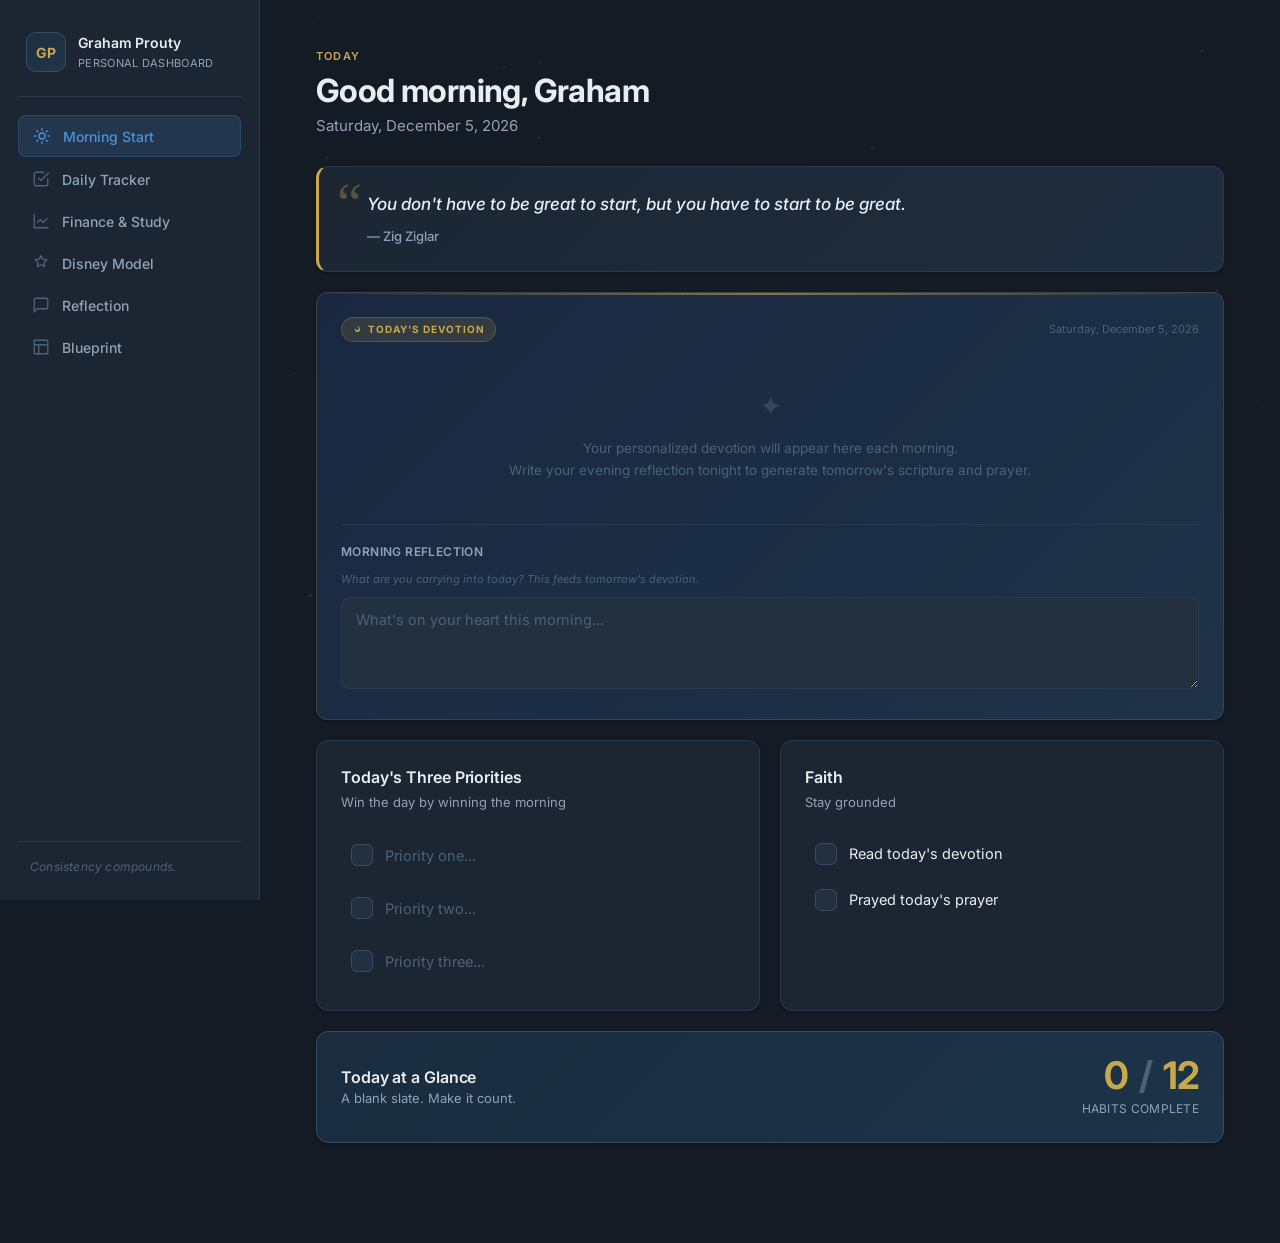
<file: index.html>
<!DOCTYPE html>
<html lang="en">
<head>
    <meta charset="UTF-8" />
    <meta name="viewport" content="width=device-width, initial-scale=1.0" />
    <title>Graham Prouty Dashboard</title>
    <link rel="preconnect" href="https://fonts.googleapis.com" />
    <link rel="preconnect" href="https://fonts.gstatic.com" crossorigin />
    <link href="https://fonts.googleapis.com/css2?family=Inter:wght@300;400;500;600;700;800&display=swap" rel="stylesheet" />
    <link rel="stylesheet" href="styles.css" />
</head>
<body>

    <!-- Background Canvas Animation -->
    <canvas id="bgCanvas"></canvas>

    <!-- Loading Screen -->
    <div class="loading-screen" id="loadingScreen">
        <div class="loading-content">
            <div class="loading-mark">GP</div>
            <div class="loading-title">Graham Prouty Dashboard</div>
            <div class="loading-bar"><div class="loading-bar-fill"></div></div>
        </div>
    </div>

    <!-- Sidebar -->
    <aside class="sidebar" id="sidebar">
        <div class="sidebar-header">
            <div class="brand-mark">GP</div>
            <div class="brand-text">
                <div class="brand-name">Graham Prouty</div>
                <div class="brand-sub">Personal Dashboard</div>
            </div>
        </div>
        <nav class="nav-list">
            <button class="nav-item active" data-section="morning">
                <span class="nav-icon">
                    <svg viewBox="0 0 24 24" fill="none" stroke="currentColor" stroke-width="1.8" stroke-linecap="round" stroke-linejoin="round"><circle cx="12" cy="12" r="4"/><path d="M12 2v2M12 20v2M4.93 4.93l1.41 1.41M17.66 17.66l1.41 1.41M2 12h2M20 12h2M4.93 19.07l1.41-1.41M17.66 6.34l1.41-1.41"/></svg>
                </span>
                <span class="nav-label">Morning Start</span>
            </button>
            <button class="nav-item" data-section="daily">
                <span class="nav-icon">
                    <svg viewBox="0 0 24 24" fill="none" stroke="currentColor" stroke-width="1.8" stroke-linecap="round" stroke-linejoin="round"><path d="M9 11l3 3L22 4"/><path d="M21 12v7a2 2 0 0 1-2 2H5a2 2 0 0 1-2-2V5a2 2 0 0 1 2-2h11"/></svg>
                </span>
                <span class="nav-label">Daily Tracker</span>
            </button>
            <button class="nav-item" data-section="finance">
                <span class="nav-icon">
                    <svg viewBox="0 0 24 24" fill="none" stroke="currentColor" stroke-width="1.8" stroke-linecap="round" stroke-linejoin="round"><path d="M3 3v18h18"/><path d="M7 14l4-4 4 4 5-5"/></svg>
                </span>
                <span class="nav-label">Finance &amp; Study</span>
            </button>
            <button class="nav-item" data-section="disney">
                <span class="nav-icon">
                    <svg viewBox="0 0 24 24" fill="none" stroke="currentColor" stroke-width="1.8" stroke-linecap="round" stroke-linejoin="round"><path d="M12 2l2.4 4.9 5.4.8-3.9 3.8.9 5.4L12 14.3 7.2 16.9l.9-5.4L4.2 7.7l5.4-.8L12 2z"/></svg>
                </span>
                <span class="nav-label">Disney Model</span>
            </button>
            <button class="nav-item" data-section="reflection">
                <span class="nav-icon">
                    <svg viewBox="0 0 24 24" fill="none" stroke="currentColor" stroke-width="1.8" stroke-linecap="round" stroke-linejoin="round"><path d="M21 15a2 2 0 0 1-2 2H7l-4 4V5a2 2 0 0 1 2-2h14a2 2 0 0 1 2 2z"/></svg>
                </span>
                <span class="nav-label">Reflection</span>
            </button>
            <button class="nav-item" data-section="blueprint">
                <span class="nav-icon">
                    <svg viewBox="0 0 24 24" fill="none" stroke="currentColor" stroke-width="1.8" stroke-linecap="round" stroke-linejoin="round"><path d="M3 3h18v18H3z"/><path d="M3 9h18M9 21V9"/></svg>
                </span>
                <span class="nav-label">Blueprint</span>
            </button>
        </nav>
        <div class="sidebar-footer">
            <div class="footer-quote">Consistency compounds.</div>
        </div>
    </aside>

    <!-- Mobile Bottom Nav -->
    <nav class="bottom-nav" id="bottomNav">
        <button class="bnav-item active" data-section="morning" aria-label="Morning">
            <svg viewBox="0 0 24 24" fill="none" stroke="currentColor" stroke-width="1.8" stroke-linecap="round" stroke-linejoin="round"><circle cx="12" cy="12" r="4"/><path d="M12 2v2M12 20v2M4.93 4.93l1.41 1.41M17.66 17.66l1.41 1.41M2 12h2M20 12h2M4.93 19.07l1.41-1.41M17.66 6.34l1.41-1.41"/></svg>
        </button>
        <button class="bnav-item" data-section="daily" aria-label="Daily">
            <svg viewBox="0 0 24 24" fill="none" stroke="currentColor" stroke-width="1.8" stroke-linecap="round" stroke-linejoin="round"><path d="M9 11l3 3L22 4"/><path d="M21 12v7a2 2 0 0 1-2 2H5a2 2 0 0 1-2-2V5a2 2 0 0 1 2-2h11"/></svg>
        </button>
        <button class="bnav-item" data-section="finance" aria-label="Finance">
            <svg viewBox="0 0 24 24" fill="none" stroke="currentColor" stroke-width="1.8" stroke-linecap="round" stroke-linejoin="round"><path d="M3 3v18h18"/><path d="M7 14l4-4 4 4 5-5"/></svg>
        </button>
        <button class="bnav-item" data-section="disney" aria-label="Disney">
            <svg viewBox="0 0 24 24" fill="none" stroke="currentColor" stroke-width="1.8" stroke-linecap="round" stroke-linejoin="round"><path d="M12 2l2.4 4.9 5.4.8-3.9 3.8.9 5.4L12 14.3 7.2 16.9l.9-5.4L4.2 7.7l5.4-.8L12 2z"/></svg>
        </button>
        <button class="bnav-item" data-section="reflection" aria-label="Reflection">
            <svg viewBox="0 0 24 24" fill="none" stroke="currentColor" stroke-width="1.8" stroke-linecap="round" stroke-linejoin="round"><path d="M21 15a2 2 0 0 1-2 2H7l-4 4V5a2 2 0 0 1 2-2h14a2 2 0 0 1 2 2z"/></svg>
        </button>
        <button class="bnav-item" data-section="blueprint" aria-label="Blueprint">
            <svg viewBox="0 0 24 24" fill="none" stroke="currentColor" stroke-width="1.8" stroke-linecap="round" stroke-linejoin="round"><path d="M3 3h18v18H3z"/><path d="M3 9h18M9 21V9"/></svg>
        </button>
    </nav>

    <!-- Main Content -->
    <main class="main">

        <!-- SECTION 1: MORNING START -->
        <section class="section active" id="section-morning">
            <header class="section-header">
                <div class="eyebrow">Today</div>
                <h1 class="section-title" id="greeting">Good morning, Graham</h1>
                <div class="section-date" id="todayDate">Friday, May 15, 2026</div>
            </header>

            <div class="card quote-card">
                <div class="quote-mark">&ldquo;</div>
                <div class="quote-text" id="dailyQuote">Loading today's reminder...</div>
                <div class="quote-author" id="dailyQuoteAuthor"></div>
            </div>

            <!-- AI DEVOTION CARD -->
            <div class="card devotion-card" id="devotionCard">
                <div class="devotion-header">
                    <div class="devotion-badge">
                        <svg viewBox="0 0 24 24" fill="currentColor"><path d="M12 2s4 5 4 9a4 4 0 0 1-8 0c0-2 1-3 1-3s-2 2-2 5a6 6 0 0 0 12 0c0-5-7-11-7-11z"/></svg>
                        Today's Devotion
                    </div>
                    <div class="devotion-date" id="devotionDate"></div>
                </div>
                <div id="devotionContent">
                    <!-- Filled by JS -->
                </div>
                <div class="morning-reflection">
                    <div class="morning-reflection-label">Morning Reflection</div>
                    <div class="morning-reflection-hint">What are you carrying into today? This feeds tomorrow's devotion.</div>
                    <textarea class="text-area small" id="morningReflectionInput" rows="3" placeholder="What's on your heart this morning..."></textarea>
                </div>
            </div>

            <div class="grid two-col">
                <div class="card">
                    <div class="card-head">
                        <h2 class="card-title">Today's Three Priorities</h2>
                        <span class="card-sub">Win the day by winning the morning</span>
                    </div>
                    <div class="priority-list">
                        <label class="check-row" data-key="priority1">
                            <input type="checkbox" class="hide-check" />
                            <span class="check-box"></span>
                            <input type="text" class="priority-input" placeholder="Priority one..." data-text-key="priority1Text" />
                        </label>
                        <label class="check-row" data-key="priority2">
                            <input type="checkbox" class="hide-check" />
                            <span class="check-box"></span>
                            <input type="text" class="priority-input" placeholder="Priority two..." data-text-key="priority2Text" />
                        </label>
                        <label class="check-row" data-key="priority3">
                            <input type="checkbox" class="hide-check" />
                            <span class="check-box"></span>
                            <input type="text" class="priority-input" placeholder="Priority three..." data-text-key="priority3Text" />
                        </label>
                    </div>
                </div>

                <div class="card">
                    <div class="card-head">
                        <h2 class="card-title">Faith</h2>
                        <span class="card-sub">Stay grounded</span>
                    </div>
                    <label class="check-row" data-key="devotion">
                        <input type="checkbox" class="hide-check" />
                        <span class="check-box"></span>
                        <span class="check-label">Read today's devotion</span>
                    </label>
                    <label class="check-row" data-key="prayer">
                        <input type="checkbox" class="hide-check" />
                        <span class="check-box"></span>
                        <span class="check-label">Prayed today's prayer</span>
                    </label>
                </div>
            </div>

            <div class="card glance-card">
                <div class="glance-left">
                    <div class="card-title">Today at a Glance</div>
                    <div class="card-sub" id="glanceSub">Keep building.</div>
                </div>
                <div class="glance-right">
                    <div class="glance-count">
                        <span id="glanceDone">0</span>
                        <span class="glance-sep">/</span>
                        <span id="glanceTotal">9</span>
                    </div>
                    <div class="glance-label">Habits complete</div>
                </div>
            </div>
        </section>

        <!-- SECTION 2: DAILY TRACKER -->
        <section class="section" id="section-daily">
            <header class="section-header">
                <div class="eyebrow">Daily Tracker</div>
                <h1 class="section-title">The Foundation</h1>
                <div class="section-sub">Small daily moves. Compound results.</div>
            </header>

            <div class="grid two-col">
                <div class="card">
                    <div class="card-head">
                        <h2 class="card-title">Body</h2>
                        <span class="card-sub">Show up for yourself</span>
                    </div>
                    <label class="check-row icon-row" data-key="gym">
                        <input type="checkbox" class="hide-check" />
                        <span class="check-box"></span>
                        <span class="row-icon">
                            <svg viewBox="0 0 24 24" fill="none" stroke="currentColor" stroke-width="1.8" stroke-linecap="round" stroke-linejoin="round"><path d="M6 6l-2 2M18 18l2-2M9 5l-3 3M19 15l-3 3M6 12l6-6M12 18l6-6"/><circle cx="7" cy="17" r="1.5"/><circle cx="17" cy="7" r="1.5"/></svg>
                        </span>
                        <span class="check-label">Gym session completed</span>
                    </label>
                    <label class="check-row icon-row" data-key="steps">
                        <input type="checkbox" class="hide-check" />
                        <span class="check-box"></span>
                        <span class="row-icon">
                            <svg viewBox="0 0 24 24" fill="none" stroke="currentColor" stroke-width="1.8" stroke-linecap="round" stroke-linejoin="round"><path d="M7 4v8a3 3 0 0 0 3 3M17 20v-8a3 3 0 0 0-3-3"/></svg>
                        </span>
                        <span class="check-label">10,000 steps reached</span>
                    </label>
                    <label class="check-row icon-row" data-key="eatWell">
                        <input type="checkbox" class="hide-check" />
                        <span class="check-box"></span>
                        <span class="row-icon">
                            <svg viewBox="0 0 24 24" fill="none" stroke="currentColor" stroke-width="1.8" stroke-linecap="round" stroke-linejoin="round"><path d="M12 2C7 6 7 12 12 22M12 2c5 4 5 10 0 20"/></svg>
                        </span>
                        <span class="check-label">Ate well today (80/20)</span>
                    </label>
                    <label class="check-row icon-row" data-key="presented">
                        <input type="checkbox" class="hide-check" />
                        <span class="check-box"></span>
                        <span class="row-icon">
                            <svg viewBox="0 0 24 24" fill="none" stroke="currentColor" stroke-width="1.8" stroke-linecap="round" stroke-linejoin="round"><circle cx="12" cy="8" r="4"/><path d="M4 21c1-4 4-6 8-6s7 2 8 6"/></svg>
                        </span>
                        <span class="check-label">Looked &amp; presented your best</span>
                    </label>
                </div>

                <div class="card">
                    <div class="card-head">
                        <h2 class="card-title">Relationships</h2>
                        <span class="card-sub">Be present in every room</span>
                    </div>
                    <label class="check-row icon-row" data-key="family">
                        <input type="checkbox" class="hide-check" />
                        <span class="check-box"></span>
                        <span class="row-icon">
                            <svg viewBox="0 0 24 24" fill="none" stroke="currentColor" stroke-width="1.8" stroke-linecap="round" stroke-linejoin="round"><path d="M3 21V9l9-6 9 6v12"/><path d="M9 21V12h6v9"/></svg>
                        </span>
                        <span class="check-label">Did something for family</span>
                    </label>
                    <label class="check-row icon-row" data-key="friend">
                        <input type="checkbox" class="hide-check" />
                        <span class="check-box"></span>
                        <span class="row-icon">
                            <svg viewBox="0 0 24 24" fill="none" stroke="currentColor" stroke-width="1.8" stroke-linecap="round" stroke-linejoin="round"><circle cx="9" cy="8" r="3"/><circle cx="17" cy="9" r="2.5"/><path d="M3 20c0-3 3-5 6-5s6 2 6 5M14 20c0-2 2-4 4-4s4 1.5 4 4"/></svg>
                        </span>
                        <span class="check-label">Connected with a friend</span>
                    </label>
                    <label class="check-row icon-row" data-key="positive">
                        <input type="checkbox" class="hide-check" />
                        <span class="check-box"></span>
                        <span class="row-icon">
                            <svg viewBox="0 0 24 24" fill="none" stroke="currentColor" stroke-width="1.8" stroke-linecap="round" stroke-linejoin="round"><circle cx="12" cy="12" r="9"/><path d="M9 14s1 2 3 2 3-2 3-2M9 9h.01M15 9h.01"/></svg>
                        </span>
                        <span class="check-label">Positive attitude all day</span>
                    </label>
                </div>
            </div>

            <div class="card">
                <div class="card-head">
                    <h2 class="card-title">Daily Win</h2>
                    <span class="card-sub">One thing worth remembering</span>
                </div>
                <div class="inline-input">
                    <input type="text" id="winInput" class="text-input" placeholder="What was today's win?" />
                    <button class="btn btn-primary" id="saveWinBtn">Save Win</button>
                </div>
                <div class="win-list" id="winList"></div>
            </div>
        </section>

        <!-- SECTION 3: FINANCE & STUDY -->
        <section class="section" id="section-finance">
            <header class="section-header">
                <div class="eyebrow">Finance &amp; Study</div>
                <h1 class="section-title">Sharpen the Edge</h1>
                <div class="section-sub">45 minutes a day. Every day.</div>
            </header>

            <div class="card timer-card">
                <div class="timer-display" id="timerDisplay">00:00:00</div>
                <div class="timer-controls">
                    <select id="topicSelect" class="select">
                        <option value="Finance Fundamentals">Finance Fundamentals</option>
                        <option value="Excel">Excel</option>
                        <option value="AI Skills">AI Skills</option>
                        <option value="Disney Modeling">Disney Modeling</option>
                        <option value="CFA Prep">CFA Prep</option>
                    </select>
                    <div class="timer-buttons">
                        <button class="btn btn-primary" id="startTimerBtn">Start</button>
                        <button class="btn btn-ghost" id="pauseTimerBtn">Pause</button>
                        <button class="btn btn-gold" id="logSessionBtn">Log Session</button>
                    </div>
                </div>
            </div>

            <div class="grid three-col">
                <div class="card metric-card">
                    <div class="metric-label">Total Study Time</div>
                    <div class="metric-value" id="totalStudyTime">0h 0m</div>
                </div>
                <div class="card metric-card">
                    <div class="metric-label">Sessions Completed</div>
                    <div class="metric-value" id="totalSessions">0</div>
                </div>
                <div class="card metric-card">
                    <div class="metric-label">Current Streak</div>
                    <div class="metric-value">
                        <span id="studyStreak">0</span>
                        <span class="streak-flame" id="streakFlame">
                            <svg viewBox="0 0 24 24" fill="currentColor"><path d="M12 2s4 5 4 9a4 4 0 0 1-8 0c0-2 1-3 1-3s-2 2-2 5a6 6 0 0 0 12 0c0-5-7-11-7-11z"/></svg>
                        </span>
                        <span class="metric-suffix">days</span>
                    </div>
                </div>
            </div>

            <div class="card">
                <div class="card-head">
                    <h2 class="card-title">Topic Breakdown</h2>
                    <span class="card-sub">Where the time is going</span>
                </div>
                <div class="topic-list" id="topicList"></div>
            </div>

            <div class="card">
                <div class="card-head">
                    <h2 class="card-title">Recent Sessions</h2>
                    <span class="card-sub">Last five logged</span>
                </div>
                <div class="session-list" id="sessionList">
                    <div class="empty-state">No sessions logged yet. Start the timer above.</div>
                </div>
            </div>
        </section>

        <!-- SECTION 4: DISNEY MODEL -->
        <section class="section" id="section-disney">
            <header class="section-header">
                <div class="eyebrow">Disney Model</div>
                <h1 class="section-title">Walt Disney World Parks Financial Model</h1>
                <div class="section-sub">Where passion meets the spreadsheet. A full DCF and valuation across all four parks.</div>
            </header>

            <div class="card overall-card">
                <div class="overall-left">
                    <div class="overall-label">Overall Project Completion</div>
                    <div class="overall-percent"><span id="overallPercent">0</span>%</div>
                </div>
                <div class="overall-right">
                    <div class="overall-bar"><div class="overall-bar-fill" id="overallBarFill"></div></div>
                    <div class="overall-detail" id="overallDetail">0 of 32 sheets complete</div>
                </div>
            </div>

            <div class="park-grid" id="parkGrid"></div>
        </section>

        <!-- SECTION 5: REFLECTION -->
        <section class="section" id="section-reflection">
            <header class="section-header">
                <div class="eyebrow">Evening Reflection</div>
                <h1 class="section-title">The Mirror</h1>
                <div class="section-sub">Honesty is the start of progress.</div>
            </header>

            <div class="card reflection-card">
                <div class="reflection-question">Did this day reflect the person I am trying to become?</div>
                <textarea id="reflectionInput" class="text-area" rows="6" placeholder="Write it out. The honest version. This will shape tomorrow's devotion."></textarea>
                <div class="reflection-actions">
                    <span class="reflection-ai-note">✦ Saving this generates tomorrow's personalized devotion</span>
                    <button class="btn btn-primary" id="saveReflectionBtn">Save &amp; Generate Devotion</button>
                </div>
            </div>

            <div class="card">
                <div class="card-head">
                    <h2 class="card-title">Past Reflections</h2>
                    <span class="card-sub">Last eight entries</span>
                </div>
                <div class="timeline" id="reflectionTimeline">
                    <div class="empty-state">Your first reflection will appear here.</div>
                </div>
            </div>
        </section>

        <!-- SECTION 6: BLUEPRINT -->
        <section class="section" id="section-blueprint">
            <header class="section-header">
                <div class="eyebrow">Blueprint</div>
                <h1 class="section-title">My Blueprint</h1>
                <div class="section-sub">Who Graham Prouty is becoming.</div>
            </header>

            <div class="blueprint-grid" id="blueprintGrid"></div>

            <div class="card remember-card">
                <div class="remember-label">Remember This</div>
                <div class="remember-text">You are 22 years old building something real one day at a time. Finance is the safety net that makes every dream possible. Consistency compounds. Nobody sees the early mornings but you.</div>
            </div>
        </section>

    </main>

    <!-- Toast -->
    <div class="toast" id="toast"></div>

    <script src="app.js"></script>
</body>
</html>
</file>
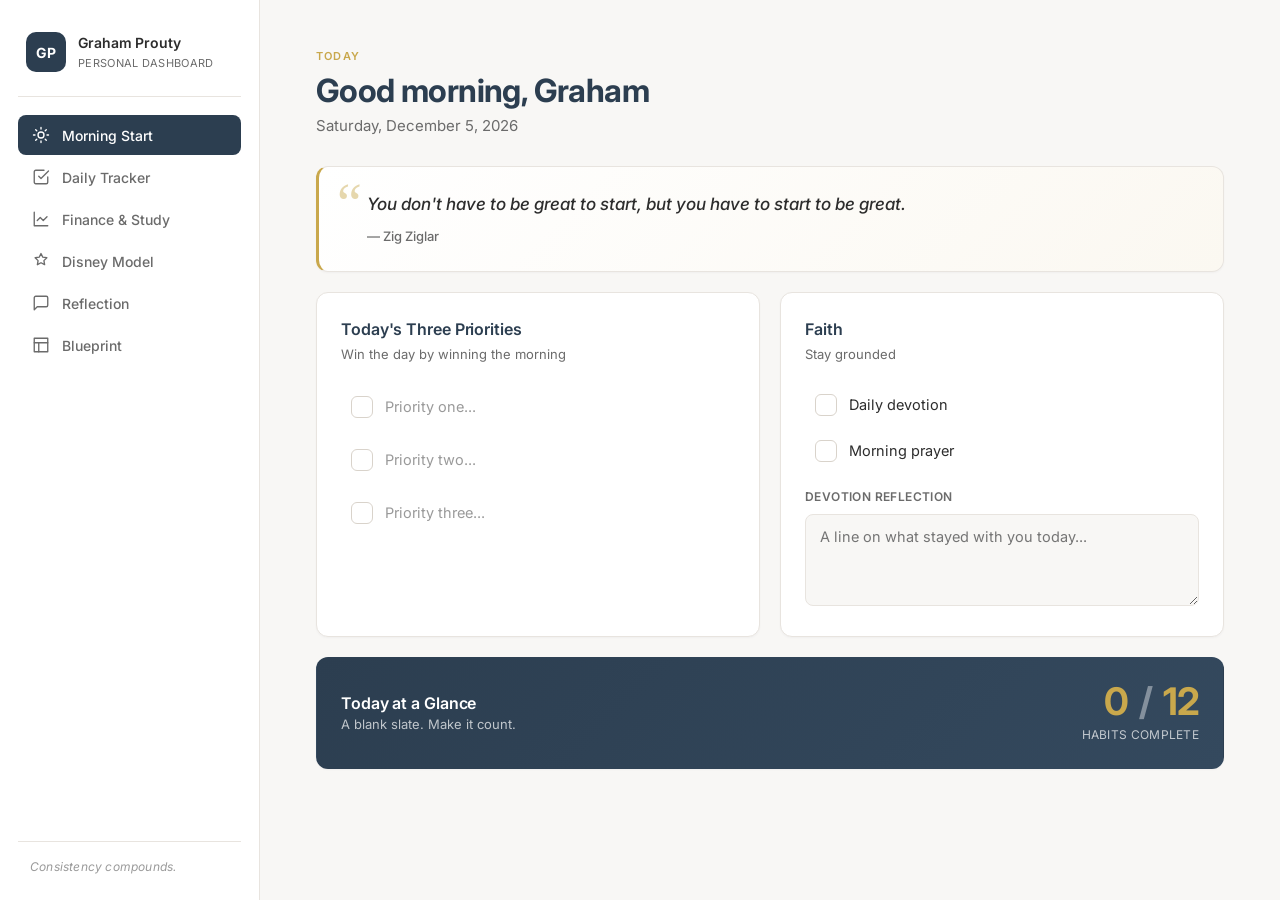
<file: graham-prouty-dashboard/index.html>
<!DOCTYPE html>
<html lang="en">
<head>
    <meta charset="UTF-8" />
    <meta name="viewport" content="width=device-width, initial-scale=1.0" />
    <title>Graham Prouty Dashboard</title>
    <link rel="preconnect" href="https://fonts.googleapis.com" />
    <link rel="preconnect" href="https://fonts.gstatic.com" crossorigin />
    <link href="https://fonts.googleapis.com/css2?family=Inter:wght@300;400;500;600;700;800&display=swap" rel="stylesheet" />
    <link rel="stylesheet" href="styles.css" />
</head>
<body>

    <!-- Loading Screen -->
    <div class="loading-screen" id="loadingScreen">
        <div class="loading-content">
            <div class="loading-mark">GP</div>
            <div class="loading-title">Graham Prouty Dashboard</div>
            <div class="loading-bar"><div class="loading-bar-fill"></div></div>
        </div>
    </div>

    <!-- Sidebar -->
    <aside class="sidebar" id="sidebar">
        <div class="sidebar-header">
            <div class="brand-mark">GP</div>
            <div class="brand-text">
                <div class="brand-name">Graham Prouty</div>
                <div class="brand-sub">Personal Dashboard</div>
            </div>
        </div>
        <nav class="nav-list">
            <button class="nav-item active" data-section="morning">
                <span class="nav-icon">
                    <svg viewBox="0 0 24 24" fill="none" stroke="currentColor" stroke-width="1.8" stroke-linecap="round" stroke-linejoin="round"><circle cx="12" cy="12" r="4"/><path d="M12 2v2M12 20v2M4.93 4.93l1.41 1.41M17.66 17.66l1.41 1.41M2 12h2M20 12h2M4.93 19.07l1.41-1.41M17.66 6.34l1.41-1.41"/></svg>
                </span>
                <span class="nav-label">Morning Start</span>
            </button>
            <button class="nav-item" data-section="daily">
                <span class="nav-icon">
                    <svg viewBox="0 0 24 24" fill="none" stroke="currentColor" stroke-width="1.8" stroke-linecap="round" stroke-linejoin="round"><path d="M9 11l3 3L22 4"/><path d="M21 12v7a2 2 0 0 1-2 2H5a2 2 0 0 1-2-2V5a2 2 0 0 1 2-2h11"/></svg>
                </span>
                <span class="nav-label">Daily Tracker</span>
            </button>
            <button class="nav-item" data-section="finance">
                <span class="nav-icon">
                    <svg viewBox="0 0 24 24" fill="none" stroke="currentColor" stroke-width="1.8" stroke-linecap="round" stroke-linejoin="round"><path d="M3 3v18h18"/><path d="M7 14l4-4 4 4 5-5"/></svg>
                </span>
                <span class="nav-label">Finance &amp; Study</span>
            </button>
            <button class="nav-item" data-section="disney">
                <span class="nav-icon">
                    <svg viewBox="0 0 24 24" fill="none" stroke="currentColor" stroke-width="1.8" stroke-linecap="round" stroke-linejoin="round"><path d="M12 2l2.4 4.9 5.4.8-3.9 3.8.9 5.4L12 14.3 7.2 16.9l.9-5.4L4.2 7.7l5.4-.8L12 2z"/></svg>
                </span>
                <span class="nav-label">Disney Model</span>
            </button>
            <button class="nav-item" data-section="reflection">
                <span class="nav-icon">
                    <svg viewBox="0 0 24 24" fill="none" stroke="currentColor" stroke-width="1.8" stroke-linecap="round" stroke-linejoin="round"><path d="M21 15a2 2 0 0 1-2 2H7l-4 4V5a2 2 0 0 1 2-2h14a2 2 0 0 1 2 2z"/></svg>
                </span>
                <span class="nav-label">Reflection</span>
            </button>
            <button class="nav-item" data-section="blueprint">
                <span class="nav-icon">
                    <svg viewBox="0 0 24 24" fill="none" stroke="currentColor" stroke-width="1.8" stroke-linecap="round" stroke-linejoin="round"><path d="M3 3h18v18H3z"/><path d="M3 9h18M9 21V9"/></svg>
                </span>
                <span class="nav-label">Blueprint</span>
            </button>
        </nav>
        <div class="sidebar-footer">
            <div class="footer-quote">Consistency compounds.</div>
        </div>
    </aside>

    <!-- Mobile Bottom Nav -->
    <nav class="bottom-nav" id="bottomNav">
        <button class="bnav-item active" data-section="morning" aria-label="Morning">
            <svg viewBox="0 0 24 24" fill="none" stroke="currentColor" stroke-width="1.8" stroke-linecap="round" stroke-linejoin="round"><circle cx="12" cy="12" r="4"/><path d="M12 2v2M12 20v2M4.93 4.93l1.41 1.41M17.66 17.66l1.41 1.41M2 12h2M20 12h2M4.93 19.07l1.41-1.41M17.66 6.34l1.41-1.41"/></svg>
        </button>
        <button class="bnav-item" data-section="daily" aria-label="Daily">
            <svg viewBox="0 0 24 24" fill="none" stroke="currentColor" stroke-width="1.8" stroke-linecap="round" stroke-linejoin="round"><path d="M9 11l3 3L22 4"/><path d="M21 12v7a2 2 0 0 1-2 2H5a2 2 0 0 1-2-2V5a2 2 0 0 1 2-2h11"/></svg>
        </button>
        <button class="bnav-item" data-section="finance" aria-label="Finance">
            <svg viewBox="0 0 24 24" fill="none" stroke="currentColor" stroke-width="1.8" stroke-linecap="round" stroke-linejoin="round"><path d="M3 3v18h18"/><path d="M7 14l4-4 4 4 5-5"/></svg>
        </button>
        <button class="bnav-item" data-section="disney" aria-label="Disney">
            <svg viewBox="0 0 24 24" fill="none" stroke="currentColor" stroke-width="1.8" stroke-linecap="round" stroke-linejoin="round"><path d="M12 2l2.4 4.9 5.4.8-3.9 3.8.9 5.4L12 14.3 7.2 16.9l.9-5.4L4.2 7.7l5.4-.8L12 2z"/></svg>
        </button>
        <button class="bnav-item" data-section="reflection" aria-label="Reflection">
            <svg viewBox="0 0 24 24" fill="none" stroke="currentColor" stroke-width="1.8" stroke-linecap="round" stroke-linejoin="round"><path d="M21 15a2 2 0 0 1-2 2H7l-4 4V5a2 2 0 0 1 2-2h14a2 2 0 0 1 2 2z"/></svg>
        </button>
        <button class="bnav-item" data-section="blueprint" aria-label="Blueprint">
            <svg viewBox="0 0 24 24" fill="none" stroke="currentColor" stroke-width="1.8" stroke-linecap="round" stroke-linejoin="round"><path d="M3 3h18v18H3z"/><path d="M3 9h18M9 21V9"/></svg>
        </button>
    </nav>

    <!-- Main Content -->
    <main class="main">

        <!-- SECTION 1: MORNING START -->
        <section class="section active" id="section-morning">
            <header class="section-header">
                <div class="eyebrow">Today</div>
                <h1 class="section-title" id="greeting">Good morning, Graham</h1>
                <div class="section-date" id="todayDate">Friday, May 15, 2026</div>
            </header>

            <div class="card quote-card">
                <div class="quote-mark">&ldquo;</div>
                <div class="quote-text" id="dailyQuote">Loading today's reminder...</div>
                <div class="quote-author" id="dailyQuoteAuthor"></div>
            </div>

            <div class="grid two-col">
                <div class="card">
                    <div class="card-head">
                        <h2 class="card-title">Today's Three Priorities</h2>
                        <span class="card-sub">Win the day by winning the morning</span>
                    </div>
                    <div class="priority-list">
                        <label class="check-row" data-key="priority1">
                            <input type="checkbox" class="hide-check" />
                            <span class="check-box"></span>
                            <input type="text" class="priority-input" placeholder="Priority one..." data-text-key="priority1Text" />
                        </label>
                        <label class="check-row" data-key="priority2">
                            <input type="checkbox" class="hide-check" />
                            <span class="check-box"></span>
                            <input type="text" class="priority-input" placeholder="Priority two..." data-text-key="priority2Text" />
                        </label>
                        <label class="check-row" data-key="priority3">
                            <input type="checkbox" class="hide-check" />
                            <span class="check-box"></span>
                            <input type="text" class="priority-input" placeholder="Priority three..." data-text-key="priority3Text" />
                        </label>
                    </div>
                </div>

                <div class="card">
                    <div class="card-head">
                        <h2 class="card-title">Faith</h2>
                        <span class="card-sub">Stay grounded</span>
                    </div>
                    <label class="check-row" data-key="devotion">
                        <input type="checkbox" class="hide-check" />
                        <span class="check-box"></span>
                        <span class="check-label">Daily devotion</span>
                    </label>
                    <label class="check-row" data-key="prayer">
                        <input type="checkbox" class="hide-check" />
                        <span class="check-box"></span>
                        <span class="check-label">Morning prayer</span>
                    </label>
                    <div class="field">
                        <label class="field-label">Devotion reflection</label>
                        <textarea class="text-area small" rows="3" placeholder="A line on what stayed with you today..." data-text-key="devotionNote"></textarea>
                    </div>
                </div>
            </div>

            <div class="card glance-card">
                <div class="glance-left">
                    <div class="card-title">Today at a Glance</div>
                    <div class="card-sub" id="glanceSub">Keep building.</div>
                </div>
                <div class="glance-right">
                    <div class="glance-count">
                        <span id="glanceDone">0</span>
                        <span class="glance-sep">/</span>
                        <span id="glanceTotal">9</span>
                    </div>
                    <div class="glance-label">Habits complete</div>
                </div>
            </div>
        </section>

        <!-- SECTION 2: DAILY TRACKER -->
        <section class="section" id="section-daily">
            <header class="section-header">
                <div class="eyebrow">Daily Tracker</div>
                <h1 class="section-title">The Foundation</h1>
                <div class="section-sub">Small daily moves. Compound results.</div>
            </header>

            <div class="grid two-col">
                <div class="card">
                    <div class="card-head">
                        <h2 class="card-title">Body</h2>
                        <span class="card-sub">Show up for yourself</span>
                    </div>
                    <label class="check-row icon-row" data-key="gym">
                        <input type="checkbox" class="hide-check" />
                        <span class="check-box"></span>
                        <span class="row-icon">
                            <svg viewBox="0 0 24 24" fill="none" stroke="currentColor" stroke-width="1.8" stroke-linecap="round" stroke-linejoin="round"><path d="M6 6l-2 2M18 18l2-2M9 5l-3 3M19 15l-3 3M6 12l6-6M12 18l6-6"/><circle cx="7" cy="17" r="1.5"/><circle cx="17" cy="7" r="1.5"/></svg>
                        </span>
                        <span class="check-label">Gym session completed</span>
                    </label>
                    <label class="check-row icon-row" data-key="steps">
                        <input type="checkbox" class="hide-check" />
                        <span class="check-box"></span>
                        <span class="row-icon">
                            <svg viewBox="0 0 24 24" fill="none" stroke="currentColor" stroke-width="1.8" stroke-linecap="round" stroke-linejoin="round"><path d="M7 4v8a3 3 0 0 0 3 3M17 20v-8a3 3 0 0 0-3-3"/></svg>
                        </span>
                        <span class="check-label">10,000 steps reached</span>
                    </label>
                    <label class="check-row icon-row" data-key="eatWell">
                        <input type="checkbox" class="hide-check" />
                        <span class="check-box"></span>
                        <span class="row-icon">
                            <svg viewBox="0 0 24 24" fill="none" stroke="currentColor" stroke-width="1.8" stroke-linecap="round" stroke-linejoin="round"><path d="M12 2C7 6 7 12 12 22M12 2c5 4 5 10 0 20"/></svg>
                        </span>
                        <span class="check-label">Ate well today (80/20)</span>
                    </label>
                    <label class="check-row icon-row" data-key="presented">
                        <input type="checkbox" class="hide-check" />
                        <span class="check-box"></span>
                        <span class="row-icon">
                            <svg viewBox="0 0 24 24" fill="none" stroke="currentColor" stroke-width="1.8" stroke-linecap="round" stroke-linejoin="round"><circle cx="12" cy="8" r="4"/><path d="M4 21c1-4 4-6 8-6s7 2 8 6"/></svg>
                        </span>
                        <span class="check-label">Looked &amp; presented your best</span>
                    </label>
                </div>

                <div class="card">
                    <div class="card-head">
                        <h2 class="card-title">Relationships</h2>
                        <span class="card-sub">Be present in every room</span>
                    </div>
                    <label class="check-row icon-row" data-key="family">
                        <input type="checkbox" class="hide-check" />
                        <span class="check-box"></span>
                        <span class="row-icon">
                            <svg viewBox="0 0 24 24" fill="none" stroke="currentColor" stroke-width="1.8" stroke-linecap="round" stroke-linejoin="round"><path d="M3 21V9l9-6 9 6v12"/><path d="M9 21V12h6v9"/></svg>
                        </span>
                        <span class="check-label">Did something for family</span>
                    </label>
                    <label class="check-row icon-row" data-key="friend">
                        <input type="checkbox" class="hide-check" />
                        <span class="check-box"></span>
                        <span class="row-icon">
                            <svg viewBox="0 0 24 24" fill="none" stroke="currentColor" stroke-width="1.8" stroke-linecap="round" stroke-linejoin="round"><circle cx="9" cy="8" r="3"/><circle cx="17" cy="9" r="2.5"/><path d="M3 20c0-3 3-5 6-5s6 2 6 5M14 20c0-2 2-4 4-4s4 1.5 4 4"/></svg>
                        </span>
                        <span class="check-label">Connected with a friend</span>
                    </label>
                    <label class="check-row icon-row" data-key="positive">
                        <input type="checkbox" class="hide-check" />
                        <span class="check-box"></span>
                        <span class="row-icon">
                            <svg viewBox="0 0 24 24" fill="none" stroke="currentColor" stroke-width="1.8" stroke-linecap="round" stroke-linejoin="round"><circle cx="12" cy="12" r="9"/><path d="M9 14s1 2 3 2 3-2 3-2M9 9h.01M15 9h.01"/></svg>
                        </span>
                        <span class="check-label">Positive attitude all day</span>
                    </label>
                </div>
            </div>

            <div class="card">
                <div class="card-head">
                    <h2 class="card-title">Daily Win</h2>
                    <span class="card-sub">One thing worth remembering</span>
                </div>
                <div class="inline-input">
                    <input type="text" id="winInput" class="text-input" placeholder="What was today's win?" />
                    <button class="btn btn-primary" id="saveWinBtn">Save Win</button>
                </div>
                <div class="win-list" id="winList"></div>
            </div>
        </section>

        <!-- SECTION 3: FINANCE & STUDY -->
        <section class="section" id="section-finance">
            <header class="section-header">
                <div class="eyebrow">Finance &amp; Study</div>
                <h1 class="section-title">Sharpen the Edge</h1>
                <div class="section-sub">45 minutes a day. Every day.</div>
            </header>

            <div class="card timer-card">
                <div class="timer-display" id="timerDisplay">00:00:00</div>
                <div class="timer-controls">
                    <select id="topicSelect" class="select">
                        <option value="Finance Fundamentals">Finance Fundamentals</option>
                        <option value="Excel">Excel</option>
                        <option value="AI Skills">AI Skills</option>
                        <option value="Disney Modeling">Disney Modeling</option>
                        <option value="CFA Prep">CFA Prep</option>
                    </select>
                    <div class="timer-buttons">
                        <button class="btn btn-primary" id="startTimerBtn">Start</button>
                        <button class="btn btn-ghost" id="pauseTimerBtn">Pause</button>
                        <button class="btn btn-gold" id="logSessionBtn">Log Session</button>
                    </div>
                </div>
            </div>

            <div class="grid three-col">
                <div class="card metric-card">
                    <div class="metric-label">Total Study Time</div>
                    <div class="metric-value" id="totalStudyTime">0h 0m</div>
                </div>
                <div class="card metric-card">
                    <div class="metric-label">Sessions Completed</div>
                    <div class="metric-value" id="totalSessions">0</div>
                </div>
                <div class="card metric-card">
                    <div class="metric-label">Current Streak</div>
                    <div class="metric-value">
                        <span id="studyStreak">0</span>
                        <span class="streak-flame" id="streakFlame">
                            <svg viewBox="0 0 24 24" fill="currentColor"><path d="M12 2s4 5 4 9a4 4 0 0 1-8 0c0-2 1-3 1-3s-2 2-2 5a6 6 0 0 0 12 0c0-5-7-11-7-11z"/></svg>
                        </span>
                        <span class="metric-suffix">days</span>
                    </div>
                </div>
            </div>

            <div class="card">
                <div class="card-head">
                    <h2 class="card-title">Topic Breakdown</h2>
                    <span class="card-sub">Where the time is going</span>
                </div>
                <div class="topic-list" id="topicList"></div>
            </div>

            <div class="card">
                <div class="card-head">
                    <h2 class="card-title">Recent Sessions</h2>
                    <span class="card-sub">Last five logged</span>
                </div>
                <div class="session-list" id="sessionList">
                    <div class="empty-state">No sessions logged yet. Start the timer above.</div>
                </div>
            </div>
        </section>

        <!-- SECTION 4: DISNEY MODEL -->
        <section class="section" id="section-disney">
            <header class="section-header">
                <div class="eyebrow">Disney Model</div>
                <h1 class="section-title">Walt Disney World Parks Financial Model</h1>
                <div class="section-sub">Where passion meets the spreadsheet. A full DCF and valuation across all four parks.</div>
            </header>

            <div class="card overall-card">
                <div class="overall-left">
                    <div class="overall-label">Overall Project Completion</div>
                    <div class="overall-percent"><span id="overallPercent">0</span>%</div>
                </div>
                <div class="overall-right">
                    <div class="overall-bar"><div class="overall-bar-fill" id="overallBarFill"></div></div>
                    <div class="overall-detail" id="overallDetail">0 of 32 sheets complete</div>
                </div>
            </div>

            <div class="park-grid" id="parkGrid"></div>
        </section>

        <!-- SECTION 5: REFLECTION -->
        <section class="section" id="section-reflection">
            <header class="section-header">
                <div class="eyebrow">Weekly Reflection</div>
                <h1 class="section-title">The Mirror</h1>
                <div class="section-sub">Honesty is the start of progress.</div>
            </header>

            <div class="card reflection-card">
                <div class="reflection-question">Did this week reflect the person I am trying to become?</div>
                <textarea id="reflectionInput" class="text-area" rows="6" placeholder="Write it out. The honest version."></textarea>
                <div class="reflection-actions">
                    <button class="btn btn-primary" id="saveReflectionBtn">Save Reflection</button>
                </div>
            </div>

            <div class="card">
                <div class="card-head">
                    <h2 class="card-title">Past Reflections</h2>
                    <span class="card-sub">Last eight weeks</span>
                </div>
                <div class="timeline" id="reflectionTimeline">
                    <div class="empty-state">Your first reflection will appear here.</div>
                </div>
            </div>
        </section>

        <!-- SECTION 6: BLUEPRINT -->
        <section class="section" id="section-blueprint">
            <header class="section-header">
                <div class="eyebrow">Blueprint</div>
                <h1 class="section-title">My Blueprint</h1>
                <div class="section-sub">Who Graham Prouty is becoming.</div>
            </header>

            <div class="blueprint-grid" id="blueprintGrid"></div>

            <div class="card remember-card">
                <div class="remember-label">Remember This</div>
                <div class="remember-text">You are 22 years old building something real one day at a time. Finance is the safety net that makes every dream possible. Consistency compounds. Nobody sees the early mornings but you.</div>
            </div>
        </section>

    </main>

    <!-- Toast -->
    <div class="toast" id="toast"></div>

    <script src="app.js"></script>
</body>
</html>
</file>
<file: styles.css>
/* ============================================
   GRAHAM PROUTY DASHBOARD - DESIGN SYSTEM
   Dark Mode Refresh
   ============================================ */

:root {
    --bg: #141B24;
    --surface: #1C2633;
    --surface-raised: #223040;
    --border: #2A3A4E;
    --border-strong: #344D66;
    --navy: #4A90D9;
    --navy-soft: #5BA0E8;
    --navy-tint: rgba(74, 144, 217, 0.08);
    --navy-tint-strong: rgba(74, 144, 217, 0.16);
    --gold: #C9A84C;
    --gold-soft: rgba(201, 168, 76, 0.14);
    --text: #E8EDF2;
    --text-soft: #8FA3B8;
    --text-faint: #4A6278;
    --sage: #4A8C6A;
    --sage-soft: rgba(74, 140, 106, 0.18);
    --shadow-sm: 0 1px 3px rgba(0, 0, 0, 0.3);
    --shadow-md: 0 4px 20px rgba(0, 0, 0, 0.4);
    --shadow-lg: 0 12px 40px rgba(0, 0, 0, 0.5);
    --radius: 12px;
    --radius-sm: 8px;
    --radius-lg: 18px;
    --t-fast: 160ms cubic-bezier(0.4, 0, 0.2, 1);
    --t-med: 280ms cubic-bezier(0.4, 0, 0.2, 1);
    --t-slow: 420ms cubic-bezier(0.4, 0, 0.2, 1);
    --sidebar-w: 260px;
}

* { box-sizing: border-box; margin: 0; padding: 0; }

html, body {
    height: 100%;
    font-family: 'Inter', -apple-system, BlinkMacSystemFont, sans-serif;
    font-size: 15px;
    line-height: 1.5;
    color: var(--text);
    background: var(--bg);
    -webkit-font-smoothing: antialiased;
    -moz-osx-font-smoothing: grayscale;
}

button, input, select, textarea { font-family: inherit; color: inherit; }
button { cursor: pointer; border: none; background: none; }
input, textarea, select { outline: none; }
::selection { background: var(--navy-tint-strong); color: var(--navy); }

/* ============================================
   BACKGROUND CANVAS ANIMATION
   ============================================ */
#bgCanvas {
    position: fixed;
    inset: 0;
    z-index: 0;
    pointer-events: none;
    opacity: 0.35;
}

/* ============================================
   LOADING SCREEN
   ============================================ */
.loading-screen {
    position: fixed;
    inset: 0;
    z-index: 9999;
    background: var(--bg);
    display: flex;
    align-items: center;
    justify-content: center;
    transition: opacity 600ms ease, visibility 600ms ease;
}
.loading-screen.hidden { opacity: 0; visibility: hidden; pointer-events: none; }
.loading-content { text-align: center; }
.loading-mark {
    width: 64px;
    height: 64px;
    border-radius: 16px;
    background: linear-gradient(135deg, #1C2E42 0%, #243548 100%);
    border: 1px solid var(--border-strong);
    color: var(--gold);
    font-weight: 700;
    font-size: 22px;
    letter-spacing: 1px;
    display: flex;
    align-items: center;
    justify-content: center;
    margin: 0 auto 20px;
    box-shadow: var(--shadow-md);
    animation: floatIn 600ms ease;
}
.loading-title {
    font-size: 18px;
    font-weight: 600;
    color: var(--text);
    letter-spacing: -0.2px;
    margin-bottom: 18px;
}
.loading-bar {
    width: 180px;
    height: 2px;
    background: var(--border);
    border-radius: 3px;
    overflow: hidden;
    margin: 0 auto;
}
.loading-bar-fill {
    height: 100%;
    width: 0%;
    background: var(--gold);
    animation: loadFill 900ms ease forwards;
}
@keyframes loadFill { to { width: 100%; } }
@keyframes floatIn {
    from { opacity: 0; transform: translateY(8px); }
    to { opacity: 1; transform: translateY(0); }
}

/* ============================================
   SIDEBAR
   ============================================ */
.sidebar {
    position: fixed;
    top: 0;
    left: 0;
    bottom: 0;
    width: var(--sidebar-w);
    background: var(--surface);
    border-right: 1px solid var(--border);
    padding: 28px 18px 20px;
    display: flex;
    flex-direction: column;
    z-index: 50;
}
.sidebar-header {
    display: flex;
    align-items: center;
    gap: 12px;
    padding: 4px 8px 24px;
    border-bottom: 1px solid var(--border);
    margin-bottom: 18px;
}
.brand-mark {
    width: 40px;
    height: 40px;
    border-radius: 10px;
    background: linear-gradient(135deg, #1C2E42 0%, #243548 100%);
    border: 1px solid var(--border-strong);
    color: var(--gold);
    font-weight: 700;
    font-size: 14px;
    letter-spacing: 0.5px;
    display: flex;
    align-items: center;
    justify-content: center;
    flex-shrink: 0;
}
.brand-name {
    font-size: 14px;
    font-weight: 600;
    color: var(--text);
    letter-spacing: -0.1px;
}
.brand-sub {
    font-size: 11px;
    color: var(--text-soft);
    letter-spacing: 0.3px;
    text-transform: uppercase;
    margin-top: 2px;
}
.nav-list {
    display: flex;
    flex-direction: column;
    gap: 2px;
    flex: 1;
}
.nav-item {
    display: flex;
    align-items: center;
    gap: 12px;
    padding: 11px 14px;
    border-radius: var(--radius-sm);
    color: var(--text-soft);
    font-size: 14px;
    font-weight: 500;
    text-align: left;
    transition: background var(--t-fast), color var(--t-fast);
}
.nav-item:hover { background: var(--navy-tint); color: var(--text); }
.nav-item.active {
    background: var(--navy-tint-strong);
    color: var(--navy);
    border: 1px solid rgba(74, 144, 217, 0.2);
}
.nav-item.active .nav-icon { color: var(--navy); }
.nav-icon {
    width: 18px;
    height: 18px;
    flex-shrink: 0;
    color: var(--text-faint);
    transition: color var(--t-fast);
}
.nav-icon svg { width: 100%; height: 100%; display: block; }
.nav-item:hover .nav-icon { color: var(--text-soft); }
.sidebar-footer {
    padding: 16px 12px 4px;
    border-top: 1px solid var(--border);
}
.footer-quote {
    font-size: 12px;
    color: var(--text-faint);
    font-style: italic;
    letter-spacing: 0.2px;
}

/* ============================================
   BOTTOM NAV (MOBILE)
   ============================================ */
.bottom-nav {
    display: none;
    position: fixed;
    bottom: 0;
    left: 0;
    right: 0;
    background: var(--surface);
    border-top: 1px solid var(--border);
    padding: 8px 4px calc(8px + env(safe-area-inset-bottom));
    z-index: 50;
    justify-content: space-around;
    align-items: center;
}
.bnav-item {
    flex: 1;
    padding: 10px 6px;
    border-radius: var(--radius-sm);
    color: var(--text-faint);
    display: flex;
    justify-content: center;
    transition: color var(--t-fast), background var(--t-fast);
}
.bnav-item svg { width: 22px; height: 22px; }
.bnav-item:hover { color: var(--text); }
.bnav-item.active { color: var(--navy); background: var(--navy-tint); }

/* ============================================
   MAIN LAYOUT
   ============================================ */
.main {
    margin-left: var(--sidebar-w);
    padding: 48px 56px 80px;
    max-width: 1180px;
    min-height: 100vh;
    position: relative;
    z-index: 1;
}

.section {
    display: none;
    opacity: 0;
    transform: translateY(8px);
    transition: opacity var(--t-med), transform var(--t-med);
}
.section.active {
    display: block;
    opacity: 1;
    transform: translateY(0);
    animation: fadeUp 380ms ease;
}
@keyframes fadeUp {
    from { opacity: 0; transform: translateY(12px); }
    to { opacity: 1; transform: translateY(0); }
}

.section-header { margin-bottom: 28px; }
.eyebrow {
    font-size: 11px;
    font-weight: 600;
    letter-spacing: 1.2px;
    text-transform: uppercase;
    color: var(--gold);
    margin-bottom: 8px;
}
.section-title {
    font-size: 32px;
    font-weight: 700;
    color: var(--text);
    letter-spacing: -0.6px;
    line-height: 1.15;
    margin-bottom: 6px;
}
.section-date, .section-sub {
    font-size: 15px;
    color: var(--text-soft);
}

/* ============================================
   CARDS & GRID
   ============================================ */
.card {
    background: var(--surface);
    border: 1px solid var(--border);
    border-radius: var(--radius);
    padding: 24px;
    margin-bottom: 20px;
    box-shadow: var(--shadow-sm);
    transition: box-shadow var(--t-med), border-color var(--t-med);
}
.card:hover { box-shadow: var(--shadow-md); border-color: var(--border-strong); }

.card-head {
    margin-bottom: 18px;
    display: flex;
    flex-direction: column;
    gap: 4px;
}
.card-title {
    font-size: 16px;
    font-weight: 600;
    color: var(--text);
    letter-spacing: -0.1px;
}
.card-sub {
    font-size: 13px;
    color: var(--text-soft);
}

.grid { display: grid; gap: 20px; margin-bottom: 20px; }
.grid.two-col { grid-template-columns: 1fr 1fr; }
.grid.three-col { grid-template-columns: repeat(3, 1fr); }
.grid .card { margin-bottom: 0; }

/* ============================================
   QUOTE CARD
   ============================================ */
.quote-card {
    background: linear-gradient(135deg, var(--surface) 0%, #1E2D3E 100%);
    border-left: 3px solid var(--gold);
    position: relative;
}
.quote-mark {
    font-size: 56px;
    line-height: 1;
    color: var(--gold);
    font-family: Georgia, serif;
    opacity: 0.35;
    position: absolute;
    top: 8px;
    left: 18px;
}
.quote-text {
    font-size: 17px;
    color: var(--text);
    font-weight: 500;
    line-height: 1.55;
    padding-left: 24px;
    font-style: italic;
}
.quote-author {
    font-size: 13px;
    color: var(--text-soft);
    margin-top: 10px;
    padding-left: 24px;
    font-weight: 500;
}

/* ============================================
   CHECKBOX ROWS
   ============================================ */
.priority-list { display: flex; flex-direction: column; gap: 4px; }
.check-row {
    display: flex;
    align-items: center;
    gap: 12px;
    padding: 12px 10px;
    border-radius: var(--radius-sm);
    cursor: pointer;
    transition: background var(--t-fast);
}
.check-row:hover { background: var(--navy-tint); }
.hide-check { position: absolute; opacity: 0; pointer-events: none; }
.check-box {
    width: 22px;
    height: 22px;
    border-radius: 6px;
    border: 1.5px solid var(--border-strong);
    background: var(--surface-raised);
    flex-shrink: 0;
    position: relative;
    transition: background var(--t-fast), border-color var(--t-fast);
}
.check-box::after {
    content: '';
    position: absolute;
    left: 6px;
    top: 2px;
    width: 6px;
    height: 11px;
    border: solid #fff;
    border-width: 0 2px 2px 0;
    transform: rotate(45deg) scale(0);
    transition: transform var(--t-med);
}
.check-row.checked .check-box {
    background: var(--sage);
    border-color: var(--sage);
    animation: pop 280ms ease;
}
.check-row.checked .check-box::after {
    transform: rotate(45deg) scale(1);
}
@keyframes pop {
    0% { transform: scale(1); }
    35% { transform: scale(1.15); }
    100% { transform: scale(1); }
}
.check-label {
    font-size: 14.5px;
    color: var(--text);
    transition: color var(--t-med);
    position: relative;
    display: inline-block;
}
.check-label::after {
    content: '';
    position: absolute;
    left: 0;
    right: 100%;
    top: 50%;
    height: 1.5px;
    background: var(--text-faint);
    transition: right var(--t-med);
}
.check-row.checked .check-label { color: var(--text-faint); }
.check-row.checked .check-label::after { right: 0; }

.icon-row .row-icon {
    width: 22px;
    height: 22px;
    color: var(--text-soft);
    flex-shrink: 0;
    opacity: 0.85;
}
.icon-row .row-icon svg { width: 100%; height: 100%; }
.check-row.checked .row-icon { color: var(--sage); }

.priority-input {
    flex: 1;
    border: none;
    background: transparent;
    font-size: 14.5px;
    color: var(--text);
    padding: 4px 0;
    transition: color var(--t-med);
}
.priority-input::placeholder { color: var(--text-faint); }
.check-row.checked .priority-input {
    color: var(--text-faint);
    text-decoration: line-through;
}

/* ============================================
   FIELDS / INPUTS
   ============================================ */
.field { margin-top: 14px; }
.field-label {
    display: block;
    font-size: 12px;
    font-weight: 600;
    color: var(--text-soft);
    letter-spacing: 0.4px;
    text-transform: uppercase;
    margin-bottom: 8px;
}
.text-input, .text-area, .select {
    width: 100%;
    border: 1px solid var(--border);
    background: var(--surface-raised);
    border-radius: var(--radius-sm);
    padding: 11px 14px;
    font-size: 14.5px;
    color: var(--text);
    transition: border-color var(--t-fast), box-shadow var(--t-fast);
}
.text-area { resize: vertical; min-height: 90px; line-height: 1.55; }
.text-area.small { min-height: 70px; }
.text-input:focus, .text-area:focus, .select:focus {
    border-color: var(--navy);
    box-shadow: 0 0 0 3px var(--navy-tint);
}
.text-input::placeholder, .text-area::placeholder { color: var(--text-faint); }
.select {
    appearance: none;
    background-image: url("data:image/svg+xml;utf8,<svg xmlns='http://www.w3.org/2000/svg' width='12' height='12' viewBox='0 0 24 24' fill='none' stroke='%238FA3B8' stroke-width='2' stroke-linecap='round' stroke-linejoin='round'><polyline points='6 9 12 15 18 9'/></svg>");
    background-repeat: no-repeat;
    background-position: right 14px center;
    padding-right: 36px;
}
.select option { background: var(--surface); color: var(--text); }

.inline-input {
    display: flex;
    gap: 10px;
}
.inline-input .text-input { flex: 1; }

/* ============================================
   BUTTONS
   ============================================ */
.btn {
    padding: 11px 20px;
    border-radius: var(--radius-sm);
    font-size: 14px;
    font-weight: 600;
    letter-spacing: 0.1px;
    transition: background var(--t-fast), color var(--t-fast), transform var(--t-fast), box-shadow var(--t-fast);
    display: inline-flex;
    align-items: center;
    justify-content: center;
    gap: 8px;
    white-space: nowrap;
}
.btn:hover { transform: translateY(-1px); }
.btn:active { transform: translateY(0); }

.btn-primary {
    background: var(--navy);
    color: #fff;
}
.btn-primary:hover { background: var(--navy-soft); box-shadow: 0 6px 16px rgba(74, 144, 217, 0.25); }

.btn-ghost {
    background: var(--surface-raised);
    color: var(--text);
    border: 1px solid var(--border-strong);
}
.btn-ghost:hover { background: var(--navy-tint); border-color: var(--navy); color: var(--navy); }

.btn-gold {
    background: var(--gold);
    color: #fff;
}
.btn-gold:hover { background: #B5942F; box-shadow: 0 6px 16px rgba(201, 168, 76, 0.28); }

/* ============================================
   GLANCE CARD
   ============================================ */
.glance-card {
    display: flex;
    align-items: center;
    justify-content: space-between;
    gap: 20px;
    background: linear-gradient(135deg, #1A2C3E 0%, #1C3348 100%);
    border-color: var(--border-strong);
}
.glance-card .card-title { color: var(--text); }
.glance-card .card-sub { color: var(--text-soft); }
.glance-right { text-align: right; }
.glance-count {
    font-size: 38px;
    font-weight: 700;
    letter-spacing: -1px;
    color: var(--gold);
    line-height: 1;
}
.glance-sep { color: var(--text-faint); margin: 0 4px; }
.glance-label {
    font-size: 12px;
    color: var(--text-soft);
    letter-spacing: 0.3px;
    text-transform: uppercase;
    margin-top: 6px;
}

/* ============================================
   AI DEVOTION CARD
   ============================================ */
.devotion-card {
    background: linear-gradient(135deg, #192840 0%, #1E3248 100%);
    border: 1px solid rgba(201, 168, 76, 0.2);
    position: relative;
    overflow: hidden;
}
.devotion-card::before {
    content: '';
    position: absolute;
    top: 0;
    left: 0;
    right: 0;
    height: 2px;
    background: linear-gradient(90deg, transparent, var(--gold), transparent);
    opacity: 0.6;
}
.devotion-header {
    display: flex;
    align-items: center;
    justify-content: space-between;
    margin-bottom: 18px;
}
.devotion-badge {
    display: flex;
    align-items: center;
    gap: 6px;
    font-size: 10px;
    font-weight: 700;
    letter-spacing: 1px;
    text-transform: uppercase;
    color: var(--gold);
    background: var(--gold-soft);
    border: 1px solid rgba(201, 168, 76, 0.25);
    padding: 4px 10px;
    border-radius: 999px;
}
.devotion-badge svg { width: 10px; height: 10px; }
.devotion-date {
    font-size: 11px;
    color: var(--text-faint);
}
.devotion-scripture {
    font-size: 15px;
    font-style: italic;
    color: var(--gold);
    line-height: 1.65;
    margin-bottom: 6px;
    padding: 14px 16px;
    background: rgba(201, 168, 76, 0.06);
    border-left: 2px solid var(--gold);
    border-radius: 0 var(--radius-sm) var(--radius-sm) 0;
}
.devotion-reference {
    font-size: 12px;
    color: var(--text-faint);
    font-weight: 600;
    letter-spacing: 0.3px;
    margin-bottom: 16px;
    padding-left: 16px;
}
.devotion-body {
    font-size: 14.5px;
    color: var(--text-soft);
    line-height: 1.7;
    margin-bottom: 14px;
}
.devotion-prayer {
    font-size: 14px;
    color: var(--text-soft);
    line-height: 1.7;
    font-style: italic;
    padding: 14px 16px;
    background: var(--surface-raised);
    border-radius: var(--radius-sm);
    border: 1px solid var(--border);
}
.devotion-prayer-label {
    font-size: 10px;
    font-weight: 700;
    letter-spacing: 1px;
    text-transform: uppercase;
    color: var(--text-faint);
    margin-bottom: 8px;
}
.devotion-loading {
    display: flex;
    align-items: center;
    gap: 10px;
    color: var(--text-faint);
    font-size: 13.5px;
    font-style: italic;
    padding: 20px 0;
}
.devotion-loading .spinner {
    width: 16px;
    height: 16px;
    border: 2px solid var(--border-strong);
    border-top-color: var(--gold);
    border-radius: 50%;
    animation: spin 800ms linear infinite;
}
@keyframes spin { to { transform: rotate(360deg); } }
.devotion-empty {
    text-align: center;
    padding: 24px 0;
    color: var(--text-faint);
    font-size: 13.5px;
    line-height: 1.6;
}
.devotion-empty .devotion-empty-icon {
    font-size: 28px;
    margin-bottom: 10px;
    opacity: 0.5;
}

/* Morning reflection field */
.morning-reflection {
    margin-top: 18px;
    padding-top: 18px;
    border-top: 1px solid var(--border);
}
.morning-reflection-label {
    font-size: 12px;
    font-weight: 600;
    color: var(--text-soft);
    letter-spacing: 0.4px;
    text-transform: uppercase;
    margin-bottom: 10px;
    display: flex;
    align-items: center;
    gap: 6px;
}
.morning-reflection-hint {
    font-size: 11px;
    color: var(--text-faint);
    font-style: italic;
    margin-bottom: 10px;
    font-weight: 400;
    text-transform: none;
    letter-spacing: 0;
}

/* ============================================
   WINS
   ============================================ */
.win-list {
    margin-top: 18px;
    display: flex;
    flex-direction: column;
    gap: 10px;
}
.win-item {
    background: var(--surface-raised);
    border: 1px solid var(--border);
    border-radius: var(--radius-sm);
    padding: 12px 14px;
    animation: fadeIn 380ms ease;
}
.win-date {
    font-size: 11px;
    color: var(--gold);
    font-weight: 600;
    letter-spacing: 0.4px;
    text-transform: uppercase;
    margin-bottom: 4px;
}
.win-text { font-size: 14px; color: var(--text); line-height: 1.5; }
@keyframes fadeIn {
    from { opacity: 0; transform: translateY(6px); }
    to { opacity: 1; transform: translateY(0); }
}

.empty-state {
    color: var(--text-faint);
    font-size: 13.5px;
    padding: 14px 4px;
    font-style: italic;
}

/* ============================================
   TIMER
   ============================================ */
.timer-card { text-align: center; padding: 36px 24px; }
.timer-display {
    font-size: 72px;
    font-weight: 700;
    color: var(--text);
    letter-spacing: -2px;
    line-height: 1;
    margin-bottom: 26px;
    font-variant-numeric: tabular-nums;
    transition: color var(--t-fast);
}
.timer-display.running { color: var(--sage); }
.timer-controls {
    display: flex;
    flex-direction: column;
    align-items: center;
    gap: 14px;
}
.timer-controls .select { max-width: 280px; }
.timer-buttons { display: flex; gap: 10px; flex-wrap: wrap; justify-content: center; }

/* ============================================
   METRIC CARDS
   ============================================ */
.metric-card { text-align: center; padding: 22px 18px; }
.metric-label {
    font-size: 11px;
    color: var(--text-soft);
    letter-spacing: 0.6px;
    text-transform: uppercase;
    font-weight: 600;
    margin-bottom: 10px;
}
.metric-value {
    font-size: 30px;
    font-weight: 700;
    color: var(--text);
    letter-spacing: -0.8px;
    line-height: 1;
    display: flex;
    align-items: center;
    justify-content: center;
    gap: 6px;
}
.metric-suffix { font-size: 14px; color: var(--text-soft); font-weight: 500; }
.streak-flame {
    width: 22px;
    height: 22px;
    color: var(--gold);
    display: inline-flex;
    opacity: 0;
    transform: scale(0.6);
    transition: opacity var(--t-med), transform var(--t-med);
}
.streak-flame.visible { opacity: 1; transform: scale(1); }
.streak-flame svg { width: 100%; height: 100%; }

/* ============================================
   TOPIC BREAKDOWN
   ============================================ */
.topic-list { display: flex; flex-direction: column; gap: 16px; }
.topic-row .topic-head {
    display: flex;
    justify-content: space-between;
    align-items: baseline;
    margin-bottom: 6px;
}
.topic-name { font-size: 14px; font-weight: 600; color: var(--text); }
.topic-time { font-size: 12.5px; color: var(--text-soft); font-variant-numeric: tabular-nums; }
.topic-bar {
    height: 6px;
    background: var(--border);
    border-radius: 4px;
    overflow: hidden;
}
.topic-bar-fill {
    height: 100%;
    background: linear-gradient(90deg, var(--navy) 0%, var(--navy-soft) 100%);
    border-radius: 4px;
    width: 0%;
    transition: width 800ms cubic-bezier(0.4, 0, 0.2, 1);
}

/* ============================================
   SESSION LIST
   ============================================ */
.session-list { display: flex; flex-direction: column; gap: 8px; }
.session-item {
    display: flex;
    justify-content: space-between;
    align-items: center;
    padding: 12px 14px;
    background: var(--surface-raised);
    border: 1px solid var(--border);
    border-radius: var(--radius-sm);
    transition: border-color var(--t-fast);
    animation: fadeIn 320ms ease;
}
.session-item:hover { border-color: var(--border-strong); }
.session-left { display: flex; flex-direction: column; gap: 2px; }
.session-topic { font-size: 14px; font-weight: 600; color: var(--text); }
.session-date { font-size: 12px; color: var(--text-soft); }
.session-duration {
    font-size: 13px;
    font-weight: 600;
    color: var(--navy);
    background: var(--navy-tint);
    padding: 4px 10px;
    border-radius: 999px;
}

/* ============================================
   DISNEY MODEL
   ============================================ */
.overall-card {
    display: flex;
    align-items: center;
    gap: 32px;
    background: linear-gradient(135deg, var(--surface) 0%, #1E2D3E 100%);
    border-left: 3px solid var(--gold);
}
.overall-left { flex-shrink: 0; }
.overall-label {
    font-size: 11px;
    color: var(--text-soft);
    letter-spacing: 0.6px;
    text-transform: uppercase;
    font-weight: 600;
    margin-bottom: 6px;
}
.overall-percent {
    font-size: 42px;
    font-weight: 700;
    color: var(--text);
    letter-spacing: -1.2px;
    line-height: 1;
}
.overall-right { flex: 1; }
.overall-bar {
    height: 8px;
    background: var(--border);
    border-radius: 5px;
    overflow: hidden;
    margin-bottom: 8px;
}
.overall-bar-fill {
    height: 100%;
    background: linear-gradient(90deg, var(--gold) 0%, #E0BB58 100%);
    border-radius: 5px;
    width: 0%;
    transition: width 900ms cubic-bezier(0.4, 0, 0.2, 1);
}
.overall-detail { font-size: 13px; color: var(--text-soft); }

.park-grid {
    display: grid;
    grid-template-columns: repeat(2, 1fr);
    gap: 20px;
}
.park-card {
    background: var(--surface);
    border: 1px solid var(--border);
    border-radius: var(--radius);
    padding: 22px;
    transition: border-color var(--t-med), box-shadow var(--t-med), transform var(--t-med);
    position: relative;
}
.park-card:hover { box-shadow: var(--shadow-md); transform: translateY(-2px); border-color: var(--border-strong); }
.park-card.complete {
    border-color: rgba(201, 168, 76, 0.4);
    border-width: 2px;
    padding: 21px;
    background: linear-gradient(135deg, var(--surface) 0%, #1F2E1E 100%);
}
.park-badge {
    position: absolute;
    top: 18px;
    right: 18px;
    background: var(--gold);
    color: #fff;
    font-size: 10px;
    font-weight: 700;
    letter-spacing: 0.6px;
    text-transform: uppercase;
    padding: 4px 10px;
    border-radius: 999px;
    opacity: 0;
    transform: scale(0.8);
    transition: opacity var(--t-med), transform var(--t-med);
}
.park-card.complete .park-badge { opacity: 1; transform: scale(1); }
.park-name {
    font-size: 17px;
    font-weight: 700;
    color: var(--text);
    letter-spacing: -0.2px;
    margin-bottom: 4px;
}
.park-percent {
    font-size: 13px;
    color: var(--text-soft);
    margin-bottom: 14px;
    font-variant-numeric: tabular-nums;
}
.park-percent strong { color: var(--text); font-weight: 700; }
.park-bar {
    height: 5px;
    background: var(--border);
    border-radius: 3px;
    overflow: hidden;
    margin-bottom: 18px;
}
.park-bar-fill {
    height: 100%;
    background: var(--navy);
    border-radius: 3px;
    width: 0%;
    transition: width 600ms ease, background var(--t-med);
}
.park-card.complete .park-bar-fill { background: var(--gold); }
.sheet-grid {
    display: grid;
    grid-template-columns: repeat(8, 1fr);
    gap: 8px;
}
.sheet-circle {
    aspect-ratio: 1;
    border-radius: 50%;
    background: var(--surface-raised);
    border: 1.5px solid var(--border-strong);
    cursor: pointer;
    transition: background var(--t-med), border-color var(--t-med), transform var(--t-fast);
    position: relative;
    display: flex;
    align-items: center;
    justify-content: center;
}
.sheet-circle:hover { transform: scale(1.12); border-color: var(--navy); }
.sheet-circle.complete {
    background: var(--sage);
    border-color: var(--sage);
    animation: pop 280ms ease;
}
.sheet-circle.complete::after {
    content: '';
    width: 5px;
    height: 9px;
    border: solid #fff;
    border-width: 0 2px 2px 0;
    transform: rotate(45deg) translate(-1px, -1px);
}
.sheet-circle .sheet-tooltip {
    position: absolute;
    bottom: calc(100% + 8px);
    left: 50%;
    transform: translateX(-50%);
    background: var(--surface-raised);
    border: 1px solid var(--border-strong);
    color: var(--text);
    font-size: 11px;
    padding: 5px 9px;
    border-radius: 6px;
    white-space: nowrap;
    opacity: 0;
    pointer-events: none;
    transition: opacity var(--t-fast);
    z-index: 10;
}
.sheet-circle:hover .sheet-tooltip { opacity: 1; }

/* ============================================
   REFLECTION
   ============================================ */
.reflection-card { padding: 28px; }
.reflection-question {
    font-size: 19px;
    font-weight: 600;
    color: var(--text);
    letter-spacing: -0.2px;
    line-height: 1.4;
    margin-bottom: 18px;
}
.reflection-actions {
    margin-top: 14px;
    display: flex;
    justify-content: flex-end;
    align-items: center;
    gap: 12px;
}
.reflection-ai-note {
    font-size: 12px;
    color: var(--text-faint);
    font-style: italic;
}

.timeline { display: flex; flex-direction: column; }
.timeline-item {
    padding: 18px 4px;
    animation: fadeIn 400ms ease;
}
.timeline-item + .timeline-item { border-top: 1px solid var(--border); }
.timeline-date {
    font-size: 11px;
    font-weight: 700;
    color: var(--gold);
    letter-spacing: 0.6px;
    text-transform: uppercase;
    margin-bottom: 8px;
}
.timeline-text {
    font-size: 14.5px;
    color: var(--text-soft);
    line-height: 1.6;
    white-space: pre-wrap;
}

/* ============================================
   BLUEPRINT
   ============================================ */
.blueprint-grid {
    display: grid;
    grid-template-columns: repeat(2, 1fr);
    gap: 16px;
    margin-bottom: 24px;
}
.bp-card {
    background: var(--surface);
    border: 1px solid var(--border);
    border-radius: var(--radius);
    padding: 22px;
    display: flex;
    gap: 16px;
    align-items: flex-start;
    transition: box-shadow var(--t-med), transform var(--t-med), border-color var(--t-med);
}
.bp-card:hover {
    box-shadow: var(--shadow-md);
    transform: translateY(-2px);
    border-color: var(--border-strong);
}
.bp-icon {
    width: 42px;
    height: 42px;
    flex-shrink: 0;
    border-radius: 10px;
    background: var(--navy-tint);
    color: var(--navy);
    display: flex;
    align-items: center;
    justify-content: center;
    transition: background var(--t-fast), color var(--t-fast);
}
.bp-card:hover .bp-icon { background: var(--gold-soft); color: var(--gold); }
.bp-icon svg { width: 22px; height: 22px; }
.bp-text { font-size: 14.5px; line-height: 1.55; color: var(--text-soft); font-weight: 500; }

.remember-card {
    background: linear-gradient(135deg, #192840 0%, #1E3248 100%);
    border: 1px solid rgba(201, 168, 76, 0.2);
    color: #fff;
    text-align: center;
    padding: 36px 28px;
}
.remember-label {
    font-size: 11px;
    color: var(--gold);
    letter-spacing: 1.4px;
    text-transform: uppercase;
    font-weight: 700;
    margin-bottom: 14px;
}
.remember-text {
    font-size: 17px;
    line-height: 1.7;
    color: rgba(255,255,255,0.82);
    max-width: 620px;
    margin: 0 auto;
    font-weight: 400;
}

/* ============================================
   TOAST
   ============================================ */
.toast {
    position: fixed;
    bottom: 32px;
    left: 50%;
    transform: translateX(-50%) translateY(20px);
    background: var(--surface-raised);
    border: 1px solid var(--border-strong);
    color: var(--text);
    padding: 12px 22px;
    border-radius: var(--radius-sm);
    font-size: 13.5px;
    font-weight: 500;
    box-shadow: var(--shadow-lg);
    opacity: 0;
    pointer-events: none;
    z-index: 100;
    transition: opacity var(--t-med), transform var(--t-med);
}
.toast.visible {
    opacity: 1;
    transform: translateX(-50%) translateY(0);
}

/* ============================================
   RESPONSIVE
   ============================================ */
@media (max-width: 980px) {
    .grid.three-col { grid-template-columns: 1fr; }
    .main { padding: 36px 36px 100px; }
}

@media (max-width: 760px) {
    .sidebar { display: none; }
    .bottom-nav { display: flex; }
    .main { margin-left: 0; padding: 28px 18px 100px; }
    .grid.two-col { grid-template-columns: 1fr; }
    .park-grid { grid-template-columns: 1fr; }
    .blueprint-grid { grid-template-columns: 1fr; }
    .section-title { font-size: 26px; }
    .timer-display { font-size: 56px; }
    .overall-card { flex-direction: column; align-items: stretch; gap: 14px; }
    .glance-card { flex-direction: column; align-items: flex-start; }
    .glance-right { text-align: left; }
    .inline-input { flex-direction: column; }
    .inline-input .btn { width: 100%; }
    .sheet-grid { grid-template-columns: repeat(8, 1fr); gap: 6px; }
    .reflection-actions { flex-direction: column; align-items: flex-start; }
}
</file>
<file: graham-prouty-dashboard/styles.css>
/* ============================================
   GRAHAM PROUTY DASHBOARD - DESIGN SYSTEM
   ============================================ */

:root {
    --bg: #F8F7F5;
    --surface: #FFFFFF;
    --border: #E8E4DF;
    --border-strong: #D9D3CB;
    --navy: #2C3E50;
    --navy-soft: #34495E;
    --navy-tint: rgba(44, 62, 80, 0.06);
    --navy-tint-strong: rgba(44, 62, 80, 0.12);
    --gold: #C9A84C;
    --gold-soft: rgba(201, 168, 76, 0.14);
    --text: #2D2D2D;
    --text-soft: #6B6B6B;
    --text-faint: #9A9A9A;
    --sage: #5A8A6A;
    --sage-soft: rgba(90, 138, 106, 0.14);
    --shadow-sm: 0 1px 2px rgba(44, 62, 80, 0.04);
    --shadow-md: 0 4px 16px rgba(44, 62, 80, 0.06);
    --shadow-lg: 0 12px 32px rgba(44, 62, 80, 0.08);
    --radius: 12px;
    --radius-sm: 8px;
    --radius-lg: 18px;
    --t-fast: 160ms cubic-bezier(0.4, 0, 0.2, 1);
    --t-med: 280ms cubic-bezier(0.4, 0, 0.2, 1);
    --t-slow: 420ms cubic-bezier(0.4, 0, 0.2, 1);
    --sidebar-w: 260px;
}

* { box-sizing: border-box; margin: 0; padding: 0; }

html, body {
    height: 100%;
    font-family: 'Inter', -apple-system, BlinkMacSystemFont, sans-serif;
    font-size: 15px;
    line-height: 1.5;
    color: var(--text);
    background: var(--bg);
    -webkit-font-smoothing: antialiased;
    -moz-osx-font-smoothing: grayscale;
}

button, input, select, textarea { font-family: inherit; color: inherit; }
button { cursor: pointer; border: none; background: none; }
input, textarea, select { outline: none; }
::selection { background: var(--navy-tint-strong); color: var(--navy); }

/* ============================================
   LOADING SCREEN
   ============================================ */
.loading-screen {
    position: fixed;
    inset: 0;
    z-index: 9999;
    background: var(--bg);
    display: flex;
    align-items: center;
    justify-content: center;
    transition: opacity 600ms ease, visibility 600ms ease;
}
.loading-screen.hidden { opacity: 0; visibility: hidden; pointer-events: none; }
.loading-content { text-align: center; }
.loading-mark {
    width: 64px;
    height: 64px;
    border-radius: 16px;
    background: var(--navy);
    color: #fff;
    font-weight: 700;
    font-size: 22px;
    letter-spacing: 1px;
    display: flex;
    align-items: center;
    justify-content: center;
    margin: 0 auto 20px;
    box-shadow: var(--shadow-md);
    animation: floatIn 600ms ease;
}
.loading-title {
    font-size: 18px;
    font-weight: 600;
    color: var(--navy);
    letter-spacing: -0.2px;
    margin-bottom: 18px;
}
.loading-bar {
    width: 180px;
    height: 3px;
    background: var(--border);
    border-radius: 3px;
    overflow: hidden;
    margin: 0 auto;
}
.loading-bar-fill {
    height: 100%;
    width: 0%;
    background: var(--gold);
    animation: loadFill 900ms ease forwards;
}
@keyframes loadFill { to { width: 100%; } }
@keyframes floatIn {
    from { opacity: 0; transform: translateY(8px); }
    to { opacity: 1; transform: translateY(0); }
}

/* ============================================
   SIDEBAR
   ============================================ */
.sidebar {
    position: fixed;
    top: 0;
    left: 0;
    bottom: 0;
    width: var(--sidebar-w);
    background: var(--surface);
    border-right: 1px solid var(--border);
    padding: 28px 18px 20px;
    display: flex;
    flex-direction: column;
    z-index: 50;
}
.sidebar-header {
    display: flex;
    align-items: center;
    gap: 12px;
    padding: 4px 8px 24px;
    border-bottom: 1px solid var(--border);
    margin-bottom: 18px;
}
.brand-mark {
    width: 40px;
    height: 40px;
    border-radius: 10px;
    background: var(--navy);
    color: #fff;
    font-weight: 700;
    font-size: 14px;
    letter-spacing: 0.5px;
    display: flex;
    align-items: center;
    justify-content: center;
    flex-shrink: 0;
}
.brand-name {
    font-size: 14px;
    font-weight: 600;
    color: var(--text);
    letter-spacing: -0.1px;
}
.brand-sub {
    font-size: 11px;
    color: var(--text-soft);
    letter-spacing: 0.3px;
    text-transform: uppercase;
    margin-top: 2px;
}
.nav-list {
    display: flex;
    flex-direction: column;
    gap: 2px;
    flex: 1;
}
.nav-item {
    display: flex;
    align-items: center;
    gap: 12px;
    padding: 11px 14px;
    border-radius: var(--radius-sm);
    color: var(--text-soft);
    font-size: 14px;
    font-weight: 500;
    text-align: left;
    transition: background var(--t-fast), color var(--t-fast), transform var(--t-fast);
}
.nav-item:hover { background: var(--navy-tint); color: var(--navy); }
.nav-item.active {
    background: var(--navy);
    color: #fff;
}
.nav-item.active .nav-icon { color: #fff; }
.nav-icon {
    width: 18px;
    height: 18px;
    flex-shrink: 0;
    color: var(--text-soft);
    transition: color var(--t-fast);
}
.nav-icon svg { width: 100%; height: 100%; display: block; }
.nav-item:hover .nav-icon { color: var(--navy); }
.sidebar-footer {
    padding: 16px 12px 4px;
    border-top: 1px solid var(--border);
}
.footer-quote {
    font-size: 12px;
    color: var(--text-faint);
    font-style: italic;
    letter-spacing: 0.2px;
}

/* ============================================
   BOTTOM NAV (MOBILE)
   ============================================ */
.bottom-nav {
    display: none;
    position: fixed;
    bottom: 0;
    left: 0;
    right: 0;
    background: var(--surface);
    border-top: 1px solid var(--border);
    padding: 8px 4px calc(8px + env(safe-area-inset-bottom));
    z-index: 50;
    justify-content: space-around;
    align-items: center;
}
.bnav-item {
    flex: 1;
    padding: 10px 6px;
    border-radius: var(--radius-sm);
    color: var(--text-soft);
    display: flex;
    justify-content: center;
    transition: color var(--t-fast), background var(--t-fast);
}
.bnav-item svg { width: 22px; height: 22px; }
.bnav-item:hover { color: var(--navy); }
.bnav-item.active { color: var(--navy); background: var(--navy-tint); }

/* ============================================
   MAIN LAYOUT
   ============================================ */
.main {
    margin-left: var(--sidebar-w);
    padding: 48px 56px 80px;
    max-width: 1180px;
    min-height: 100vh;
}

.section {
    display: none;
    opacity: 0;
    transform: translateY(8px);
    transition: opacity var(--t-med), transform var(--t-med);
}
.section.active {
    display: block;
    opacity: 1;
    transform: translateY(0);
    animation: fadeUp 380ms ease;
}
@keyframes fadeUp {
    from { opacity: 0; transform: translateY(12px); }
    to { opacity: 1; transform: translateY(0); }
}

.section-header { margin-bottom: 28px; }
.eyebrow {
    font-size: 11px;
    font-weight: 600;
    letter-spacing: 1.2px;
    text-transform: uppercase;
    color: var(--gold);
    margin-bottom: 8px;
}
.section-title {
    font-size: 32px;
    font-weight: 700;
    color: var(--navy);
    letter-spacing: -0.6px;
    line-height: 1.15;
    margin-bottom: 6px;
}
.section-date, .section-sub {
    font-size: 15px;
    color: var(--text-soft);
}

/* ============================================
   CARDS & GRID
   ============================================ */
.card {
    background: var(--surface);
    border: 1px solid var(--border);
    border-radius: var(--radius);
    padding: 24px;
    margin-bottom: 20px;
    box-shadow: var(--shadow-sm);
    transition: box-shadow var(--t-med), transform var(--t-med);
}
.card:hover { box-shadow: var(--shadow-md); }

.card-head {
    margin-bottom: 18px;
    display: flex;
    flex-direction: column;
    gap: 4px;
}
.card-title {
    font-size: 16px;
    font-weight: 600;
    color: var(--navy);
    letter-spacing: -0.1px;
}
.card-sub {
    font-size: 13px;
    color: var(--text-soft);
}

.grid { display: grid; gap: 20px; margin-bottom: 20px; }
.grid.two-col { grid-template-columns: 1fr 1fr; }
.grid.three-col { grid-template-columns: repeat(3, 1fr); }
.grid .card { margin-bottom: 0; }

/* ============================================
   QUOTE CARD
   ============================================ */
.quote-card {
    background: linear-gradient(135deg, var(--surface) 0%, #FBF8F1 100%);
    border-left: 3px solid var(--gold);
    position: relative;
}
.quote-mark {
    font-size: 56px;
    line-height: 1;
    color: var(--gold);
    font-family: Georgia, serif;
    opacity: 0.45;
    position: absolute;
    top: 8px;
    left: 18px;
}
.quote-text {
    font-size: 17px;
    color: var(--text);
    font-weight: 500;
    line-height: 1.55;
    padding-left: 24px;
    font-style: italic;
}
.quote-author {
    font-size: 13px;
    color: var(--text-soft);
    margin-top: 10px;
    padding-left: 24px;
    font-weight: 500;
}

/* ============================================
   CHECKBOX ROWS
   ============================================ */
.priority-list { display: flex; flex-direction: column; gap: 4px; }
.check-row {
    display: flex;
    align-items: center;
    gap: 12px;
    padding: 12px 10px;
    border-radius: var(--radius-sm);
    cursor: pointer;
    transition: background var(--t-fast);
}
.check-row:hover { background: var(--navy-tint); }
.check-row + .check-row { margin-top: 0; }
.hide-check { position: absolute; opacity: 0; pointer-events: none; }
.check-box {
    width: 22px;
    height: 22px;
    border-radius: 6px;
    border: 1.5px solid var(--border-strong);
    background: var(--surface);
    flex-shrink: 0;
    position: relative;
    transition: background var(--t-fast), border-color var(--t-fast), transform var(--t-fast);
}
.check-box::after {
    content: '';
    position: absolute;
    left: 6px;
    top: 2px;
    width: 6px;
    height: 11px;
    border: solid #fff;
    border-width: 0 2px 2px 0;
    transform: rotate(45deg) scale(0);
    transition: transform var(--t-med);
}
.check-row.checked .check-box {
    background: var(--sage);
    border-color: var(--sage);
    animation: pop 320ms ease;
}
.check-row.checked .check-box::after {
    transform: rotate(45deg) scale(1);
}
@keyframes pop {
    0% { transform: scale(1); }
    40% { transform: scale(1.18); }
    100% { transform: scale(1); }
}
.check-label {
    font-size: 14.5px;
    color: var(--text);
    transition: color var(--t-med);
    position: relative;
    display: inline-block;
}
.check-label::after {
    content: '';
    position: absolute;
    left: 0;
    right: 100%;
    top: 50%;
    height: 1.5px;
    background: var(--text-soft);
    transition: right var(--t-med);
}
.check-row.checked .check-label {
    color: var(--text-soft);
}
.check-row.checked .check-label::after {
    right: 0;
}

.icon-row .row-icon {
    width: 22px;
    height: 22px;
    color: var(--navy);
    flex-shrink: 0;
    opacity: 0.85;
}
.icon-row .row-icon svg { width: 100%; height: 100%; }
.check-row.checked .row-icon { color: var(--sage); }

.priority-input {
    flex: 1;
    border: none;
    background: transparent;
    font-size: 14.5px;
    color: var(--text);
    padding: 4px 0;
    transition: color var(--t-med);
}
.priority-input::placeholder { color: var(--text-faint); }
.check-row.checked .priority-input {
    color: var(--text-soft);
    text-decoration: line-through;
}

/* ============================================
   FIELDS / INPUTS
   ============================================ */
.field { margin-top: 14px; }
.field-label {
    display: block;
    font-size: 12px;
    font-weight: 600;
    color: var(--text-soft);
    letter-spacing: 0.4px;
    text-transform: uppercase;
    margin-bottom: 8px;
}
.text-input, .text-area, .select {
    width: 100%;
    border: 1px solid var(--border);
    background: var(--bg);
    border-radius: var(--radius-sm);
    padding: 11px 14px;
    font-size: 14.5px;
    color: var(--text);
    transition: border-color var(--t-fast), background var(--t-fast), box-shadow var(--t-fast);
}
.text-area { resize: vertical; min-height: 90px; line-height: 1.55; }
.text-area.small { min-height: 70px; }
.text-input:focus, .text-area:focus, .select:focus {
    border-color: var(--navy);
    background: var(--surface);
    box-shadow: 0 0 0 3px var(--navy-tint);
}
.select {
    appearance: none;
    background-image: url("data:image/svg+xml;utf8,<svg xmlns='http://www.w3.org/2000/svg' width='12' height='12' viewBox='0 0 24 24' fill='none' stroke='%236B6B6B' stroke-width='2' stroke-linecap='round' stroke-linejoin='round'><polyline points='6 9 12 15 18 9'/></svg>");
    background-repeat: no-repeat;
    background-position: right 14px center;
    padding-right: 36px;
}

.inline-input {
    display: flex;
    gap: 10px;
}
.inline-input .text-input { flex: 1; }

/* ============================================
   BUTTONS
   ============================================ */
.btn {
    padding: 11px 20px;
    border-radius: var(--radius-sm);
    font-size: 14px;
    font-weight: 600;
    letter-spacing: 0.1px;
    transition: background var(--t-fast), color var(--t-fast), transform var(--t-fast), box-shadow var(--t-fast);
    display: inline-flex;
    align-items: center;
    justify-content: center;
    gap: 8px;
    white-space: nowrap;
}
.btn:hover { transform: translateY(-1px); }
.btn:active { transform: translateY(0); }

.btn-primary {
    background: var(--navy);
    color: #fff;
}
.btn-primary:hover { background: var(--navy-soft); box-shadow: 0 6px 16px rgba(44, 62, 80, 0.18); }

.btn-ghost {
    background: var(--surface);
    color: var(--navy);
    border: 1px solid var(--border-strong);
}
.btn-ghost:hover { background: var(--navy-tint); border-color: var(--navy); }

.btn-gold {
    background: var(--gold);
    color: #fff;
}
.btn-gold:hover { background: #B5942F; box-shadow: 0 6px 16px rgba(201, 168, 76, 0.28); }

/* ============================================
   GLANCE CARD
   ============================================ */
.glance-card {
    display: flex;
    align-items: center;
    justify-content: space-between;
    gap: 20px;
    background: linear-gradient(135deg, var(--navy) 0%, #34495E 100%);
    border-color: transparent;
    color: #fff;
}
.glance-card .card-title { color: #fff; }
.glance-card .card-sub { color: rgba(255,255,255,0.7); }
.glance-right { text-align: right; }
.glance-count {
    font-size: 38px;
    font-weight: 700;
    letter-spacing: -1px;
    color: var(--gold);
    line-height: 1;
}
.glance-sep { color: rgba(255,255,255,0.4); margin: 0 4px; }
.glance-label {
    font-size: 12px;
    color: rgba(255,255,255,0.7);
    letter-spacing: 0.3px;
    text-transform: uppercase;
    margin-top: 6px;
}

/* ============================================
   WINS
   ============================================ */
.win-list {
    margin-top: 18px;
    display: flex;
    flex-direction: column;
    gap: 10px;
}
.win-item {
    background: var(--bg);
    border: 1px solid var(--border);
    border-radius: var(--radius-sm);
    padding: 12px 14px;
    animation: fadeIn 380ms ease;
}
.win-date {
    font-size: 11px;
    color: var(--gold);
    font-weight: 600;
    letter-spacing: 0.4px;
    text-transform: uppercase;
    margin-bottom: 4px;
}
.win-text {
    font-size: 14px;
    color: var(--text);
    line-height: 1.5;
}
@keyframes fadeIn {
    from { opacity: 0; transform: translateY(6px); }
    to { opacity: 1; transform: translateY(0); }
}

.empty-state {
    color: var(--text-faint);
    font-size: 13.5px;
    padding: 14px 4px;
    font-style: italic;
}

/* ============================================
   TIMER
   ============================================ */
.timer-card { text-align: center; padding: 36px 24px; }
.timer-display {
    font-size: 72px;
    font-weight: 700;
    color: var(--navy);
    letter-spacing: -2px;
    line-height: 1;
    margin-bottom: 26px;
    font-variant-numeric: tabular-nums;
    transition: color var(--t-fast);
}
.timer-display.running { color: var(--sage); }
.timer-controls {
    display: flex;
    flex-direction: column;
    align-items: center;
    gap: 14px;
}
.timer-controls .select { max-width: 280px; }
.timer-buttons { display: flex; gap: 10px; flex-wrap: wrap; justify-content: center; }

/* ============================================
   METRIC CARDS
   ============================================ */
.metric-card { text-align: center; padding: 22px 18px; }
.metric-label {
    font-size: 11px;
    color: var(--text-soft);
    letter-spacing: 0.6px;
    text-transform: uppercase;
    font-weight: 600;
    margin-bottom: 10px;
}
.metric-value {
    font-size: 30px;
    font-weight: 700;
    color: var(--navy);
    letter-spacing: -0.8px;
    line-height: 1;
    display: flex;
    align-items: center;
    justify-content: center;
    gap: 6px;
}
.metric-suffix { font-size: 14px; color: var(--text-soft); font-weight: 500; }
.streak-flame {
    width: 22px;
    height: 22px;
    color: var(--gold);
    display: inline-flex;
    opacity: 0;
    transform: scale(0.6);
    transition: opacity var(--t-med), transform var(--t-med);
}
.streak-flame.visible { opacity: 1; transform: scale(1); }
.streak-flame svg { width: 100%; height: 100%; }

/* ============================================
   TOPIC BREAKDOWN
   ============================================ */
.topic-list { display: flex; flex-direction: column; gap: 16px; }
.topic-row .topic-head {
    display: flex;
    justify-content: space-between;
    align-items: baseline;
    margin-bottom: 6px;
}
.topic-name {
    font-size: 14px;
    font-weight: 600;
    color: var(--text);
}
.topic-time {
    font-size: 12.5px;
    color: var(--text-soft);
    font-variant-numeric: tabular-nums;
}
.topic-bar {
    height: 8px;
    background: var(--border);
    border-radius: 4px;
    overflow: hidden;
}
.topic-bar-fill {
    height: 100%;
    background: linear-gradient(90deg, var(--navy) 0%, var(--navy-soft) 100%);
    border-radius: 4px;
    width: 0%;
    transition: width 800ms cubic-bezier(0.4, 0, 0.2, 1);
}

/* ============================================
   SESSION LIST
   ============================================ */
.session-list { display: flex; flex-direction: column; gap: 8px; }
.session-item {
    display: flex;
    justify-content: space-between;
    align-items: center;
    padding: 12px 14px;
    background: var(--bg);
    border: 1px solid var(--border);
    border-radius: var(--radius-sm);
    transition: border-color var(--t-fast);
    animation: fadeIn 320ms ease;
}
.session-item:hover { border-color: var(--border-strong); }
.session-left { display: flex; flex-direction: column; gap: 2px; }
.session-topic { font-size: 14px; font-weight: 600; color: var(--text); }
.session-date { font-size: 12px; color: var(--text-soft); }
.session-duration {
    font-size: 13px;
    font-weight: 600;
    color: var(--navy);
    background: var(--navy-tint);
    padding: 4px 10px;
    border-radius: 999px;
}

/* ============================================
   DISNEY MODEL
   ============================================ */
.overall-card {
    display: flex;
    align-items: center;
    gap: 32px;
    background: linear-gradient(135deg, var(--surface) 0%, #FBF8F1 100%);
    border-left: 3px solid var(--gold);
}
.overall-left { flex-shrink: 0; }
.overall-label {
    font-size: 11px;
    color: var(--text-soft);
    letter-spacing: 0.6px;
    text-transform: uppercase;
    font-weight: 600;
    margin-bottom: 6px;
}
.overall-percent {
    font-size: 42px;
    font-weight: 700;
    color: var(--navy);
    letter-spacing: -1.2px;
    line-height: 1;
}
.overall-percent::after { content: ''; }
.overall-right { flex: 1; }
.overall-bar {
    height: 10px;
    background: var(--border);
    border-radius: 5px;
    overflow: hidden;
    margin-bottom: 8px;
}
.overall-bar-fill {
    height: 100%;
    background: linear-gradient(90deg, var(--gold) 0%, #E0BB58 100%);
    border-radius: 5px;
    width: 0%;
    transition: width 900ms cubic-bezier(0.4, 0, 0.2, 1);
}
.overall-detail {
    font-size: 13px;
    color: var(--text-soft);
}

.park-grid {
    display: grid;
    grid-template-columns: repeat(2, 1fr);
    gap: 20px;
}
.park-card {
    background: var(--surface);
    border: 1px solid var(--border);
    border-radius: var(--radius);
    padding: 22px;
    transition: border-color var(--t-med), box-shadow var(--t-med), transform var(--t-med);
    position: relative;
}
.park-card:hover { box-shadow: var(--shadow-md); transform: translateY(-2px); }
.park-card.complete {
    border-color: var(--gold);
    border-width: 2px;
    padding: 21px;
    background: linear-gradient(135deg, var(--surface) 0%, #FBF8F1 100%);
}
.park-badge {
    position: absolute;
    top: 18px;
    right: 18px;
    background: var(--gold);
    color: #fff;
    font-size: 10px;
    font-weight: 700;
    letter-spacing: 0.6px;
    text-transform: uppercase;
    padding: 4px 10px;
    border-radius: 999px;
    opacity: 0;
    transform: scale(0.8);
    transition: opacity var(--t-med), transform var(--t-med);
}
.park-card.complete .park-badge { opacity: 1; transform: scale(1); }
.park-name {
    font-size: 17px;
    font-weight: 700;
    color: var(--navy);
    letter-spacing: -0.2px;
    margin-bottom: 4px;
}
.park-percent {
    font-size: 13px;
    color: var(--text-soft);
    margin-bottom: 14px;
    font-variant-numeric: tabular-nums;
}
.park-percent strong { color: var(--navy); font-weight: 700; }
.park-bar {
    height: 6px;
    background: var(--border);
    border-radius: 3px;
    overflow: hidden;
    margin-bottom: 18px;
}
.park-bar-fill {
    height: 100%;
    background: var(--navy);
    border-radius: 3px;
    width: 0%;
    transition: width 600ms ease, background var(--t-med);
}
.park-card.complete .park-bar-fill { background: var(--gold); }
.sheet-grid {
    display: grid;
    grid-template-columns: repeat(8, 1fr);
    gap: 8px;
}
.sheet-circle {
    aspect-ratio: 1;
    border-radius: 50%;
    background: var(--border);
    border: 1.5px solid var(--border-strong);
    cursor: pointer;
    transition: background var(--t-med), border-color var(--t-med), transform var(--t-fast);
    position: relative;
    display: flex;
    align-items: center;
    justify-content: center;
}
.sheet-circle:hover { transform: scale(1.12); border-color: var(--navy); }
.sheet-circle.complete {
    background: var(--sage);
    border-color: var(--sage);
    animation: pop 320ms ease;
}
.sheet-circle.complete::after {
    content: '';
    width: 6px;
    height: 10px;
    border: solid #fff;
    border-width: 0 2px 2px 0;
    transform: rotate(45deg) translate(-1px, -1px);
}
.sheet-circle .sheet-tooltip {
    position: absolute;
    bottom: calc(100% + 8px);
    left: 50%;
    transform: translateX(-50%);
    background: var(--navy);
    color: #fff;
    font-size: 11px;
    padding: 5px 9px;
    border-radius: 6px;
    white-space: nowrap;
    opacity: 0;
    pointer-events: none;
    transition: opacity var(--t-fast);
    z-index: 10;
}
.sheet-circle:hover .sheet-tooltip { opacity: 1; }

/* ============================================
   REFLECTION
   ============================================ */
.reflection-card { padding: 28px; }
.reflection-question {
    font-size: 19px;
    font-weight: 600;
    color: var(--navy);
    letter-spacing: -0.2px;
    line-height: 1.4;
    margin-bottom: 18px;
}
.reflection-actions {
    margin-top: 14px;
    display: flex;
    justify-content: flex-end;
}

.timeline { display: flex; flex-direction: column; }
.timeline-item {
    padding: 18px 4px;
    animation: fadeIn 400ms ease;
}
.timeline-item + .timeline-item {
    border-top: 1px solid var(--border);
}
.timeline-date {
    font-size: 11px;
    font-weight: 700;
    color: var(--gold);
    letter-spacing: 0.6px;
    text-transform: uppercase;
    margin-bottom: 8px;
}
.timeline-text {
    font-size: 14.5px;
    color: var(--text);
    line-height: 1.6;
    white-space: pre-wrap;
}

/* ============================================
   BLUEPRINT
   ============================================ */
.blueprint-grid {
    display: grid;
    grid-template-columns: repeat(2, 1fr);
    gap: 16px;
    margin-bottom: 24px;
}
.bp-card {
    background: var(--surface);
    border: 1px solid var(--border);
    border-radius: var(--radius);
    padding: 22px;
    display: flex;
    gap: 16px;
    align-items: flex-start;
    transition: box-shadow var(--t-med), transform var(--t-med), border-color var(--t-med);
}
.bp-card:hover {
    box-shadow: var(--shadow-md);
    transform: translateY(-2px);
    border-color: var(--border-strong);
}
.bp-icon {
    width: 42px;
    height: 42px;
    flex-shrink: 0;
    border-radius: 10px;
    background: var(--navy-tint);
    color: var(--navy);
    display: flex;
    align-items: center;
    justify-content: center;
    transition: background var(--t-fast);
}
.bp-card:hover .bp-icon { background: var(--gold-soft); color: var(--gold); }
.bp-icon svg { width: 22px; height: 22px; }
.bp-text {
    font-size: 14.5px;
    line-height: 1.55;
    color: var(--text);
    font-weight: 500;
}

.remember-card {
    background: linear-gradient(135deg, var(--navy) 0%, #34495E 100%);
    border: none;
    color: #fff;
    text-align: center;
    padding: 36px 28px;
}
.remember-label {
    font-size: 11px;
    color: var(--gold);
    letter-spacing: 1.4px;
    text-transform: uppercase;
    font-weight: 700;
    margin-bottom: 14px;
}
.remember-text {
    font-size: 17px;
    line-height: 1.7;
    color: rgba(255,255,255,0.92);
    max-width: 620px;
    margin: 0 auto;
    font-weight: 400;
}

/* ============================================
   TOAST
   ============================================ */
.toast {
    position: fixed;
    bottom: 32px;
    left: 50%;
    transform: translateX(-50%) translateY(20px);
    background: var(--navy);
    color: #fff;
    padding: 12px 22px;
    border-radius: var(--radius-sm);
    font-size: 13.5px;
    font-weight: 500;
    box-shadow: var(--shadow-lg);
    opacity: 0;
    pointer-events: none;
    z-index: 100;
    transition: opacity var(--t-med), transform var(--t-med);
}
.toast.visible {
    opacity: 1;
    transform: translateX(-50%) translateY(0);
}

/* ============================================
   RESPONSIVE
   ============================================ */
@media (max-width: 980px) {
    .grid.three-col { grid-template-columns: 1fr; }
    .main { padding: 36px 36px 100px; }
}

@media (max-width: 760px) {
    .sidebar { display: none; }
    .bottom-nav { display: flex; }
    .main { margin-left: 0; padding: 28px 18px 100px; }
    .grid.two-col { grid-template-columns: 1fr; }
    .park-grid { grid-template-columns: 1fr; }
    .blueprint-grid { grid-template-columns: 1fr; }
    .section-title { font-size: 26px; }
    .timer-display { font-size: 56px; }
    .overall-card { flex-direction: column; align-items: stretch; gap: 14px; }
    .glance-card { flex-direction: column; align-items: flex-start; }
    .glance-right { text-align: left; }
    .inline-input { flex-direction: column; }
    .inline-input .btn { width: 100%; }
    .sheet-grid { grid-template-columns: repeat(8, 1fr); gap: 6px; }
}
</file>
